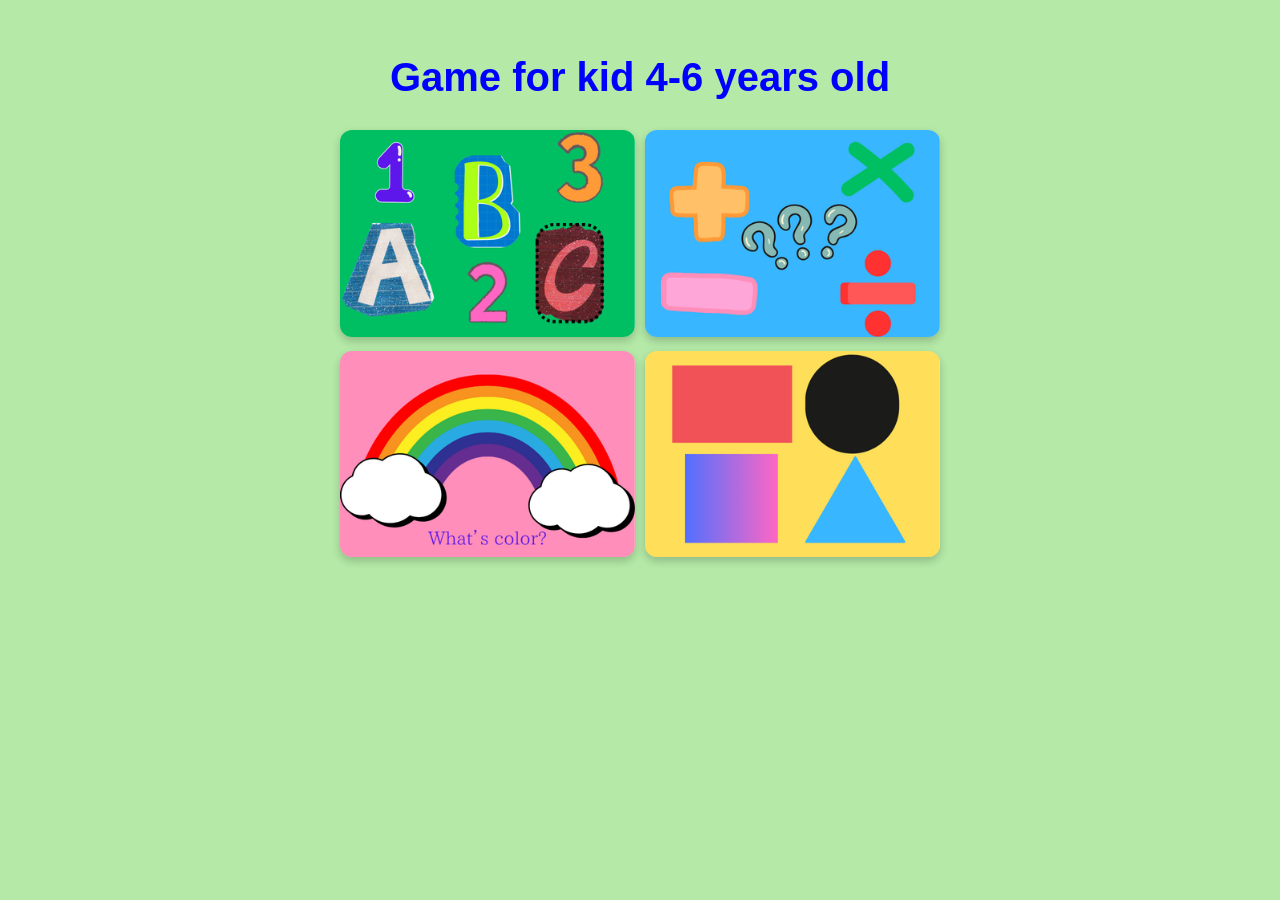
<file: index.html>
<!DOCTYPE html>
<html lang="vi">

<head>
    <meta charset="UTF-8">
    <title>Game for kif 4-6 years old</title>
    <link rel="stylesheet" type="text/css" href="css/style.css">
</head>

<body>
    <h1>Game for kid 4-6 years old</h1>
    <div class="wrapper">
        <div class="grid-container">
            <div class="grid-item">
                <a href="english/lv1_alphabet.html" target="_blank">
                    <img src="image/home1.png" alt="english_game">
                </a>
            </div>
            <div class="grid-item">
                <a href="math/math.html" target="_blank">
                    <img src="image/home2.png" alt="math_game">
                </a>
            </div>
            <div class="grid-item">
                <a href="matchercolor.html" target="_blank">
                    <img src="image/home3.png" alt="color_game">
                </a>
            </div>
            <div class="grid-item">
                <a href="shape/level1.html" target="_blank">
                    <img src="image/home4.png" alt="shape_game">
                </a>
            </div>
        </div>
    </div>
</body>

</html>
</file>
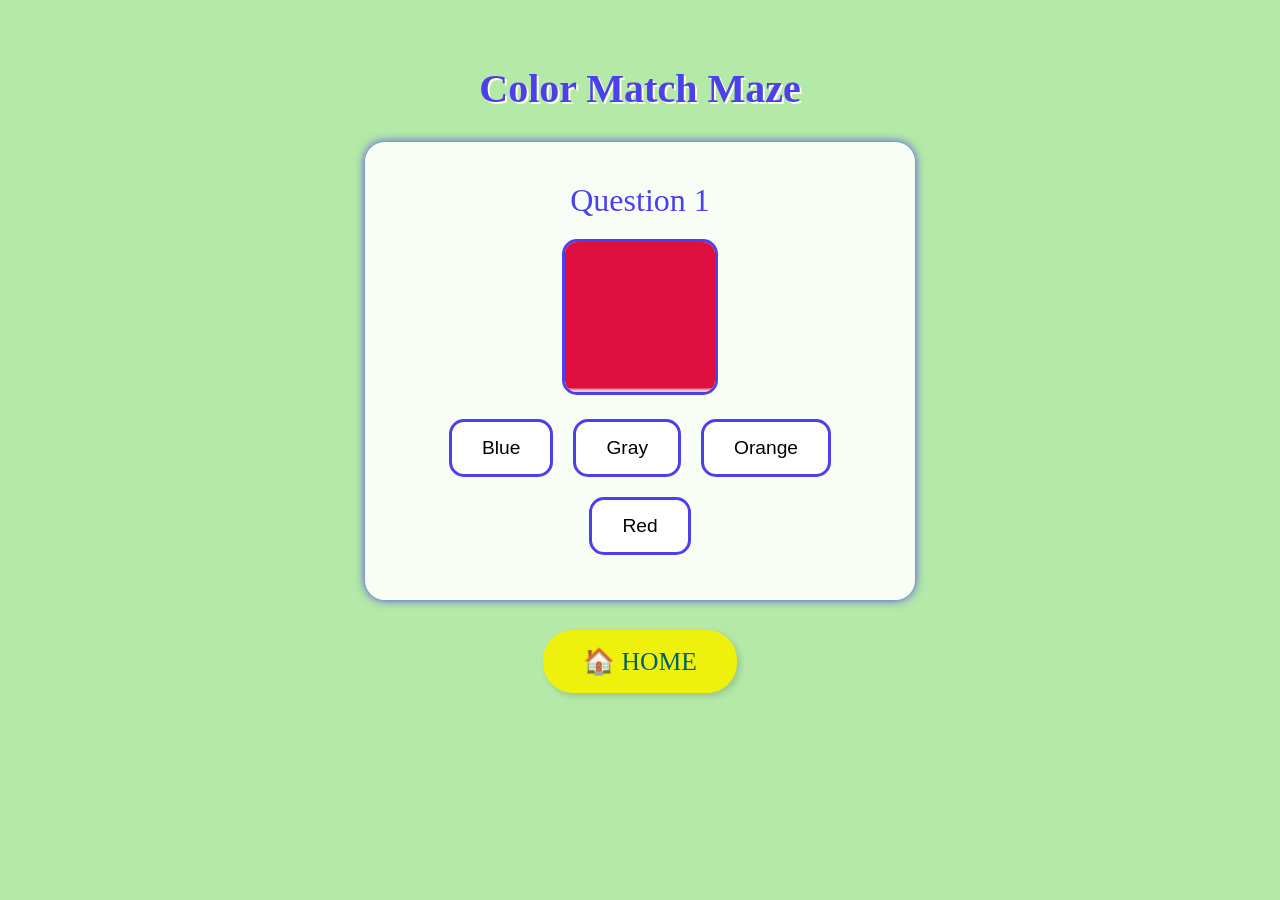
<file: matchercolor.html>
<!DOCTYPE html>
<html lang="en">

<head>
  <meta charset="UTF-8">
  <title>Color Match Maze</title>
  <link rel="stylesheet" type="text/css" href="css/style.css">
  <style>
    body {
      font-family: 'Comic Sans MS';
      text-align: center;
      padding: 30px;
    }

    h1 {
      color: #4b40ec;
      font-size: 2.5em;
      text-shadow: 2px 2px #ffe;
    }

    .maze-step {
      display: none;
      background-color: rgba(255, 255, 255, 0.9);
      padding: 25px;
      border-radius: 20px;
      box-shadow: 0 0 10px #4b40ec;
      max-width: 500px;
      margin: 30px auto;
    }

    .active {
      display: block;
    }

    .question {
      font-size: 2em;
      color: #4b40ec;
      margin-bottom: 20px;
    }

    .color-image {
      width: 150px;
      height: 150px;
      margin-bottom: 20px;
      border: 3px solid #4b40ec;
      border-radius: 15px;
      object-fit: cover;
    }

    .answers {
      display: flex;
      justify-content: center;
      flex-wrap: wrap;
      gap: 20px;
    }

    .answers button {
      font-size: 1.2em;
      padding: 15px 30px;
      border-radius: 15px;
      background-color: #ffffff;
      border: 3px solid #4b40ec;
      cursor: pointer;
      transition: 0.2s;
    }

    .answers button:hover {
      background-color: #f0f0f0;
    }

    .message {
      margin-top: 20px;
      font-size: 1.2em;
      color: red;
    }

    .finish {
      font-size: 2em;
      color: green;
      background: #dcedc8;
      padding: 20px;
      border-radius: 20px;
      display: inline-block;
    }
  </style>
</head>

<body>

  <h1>Color Match Maze</h1>

  <div id="maze-container"></div>
  <div class="maze-step" id="finish">
    <div class="finish">🎉 Yay! You finished the maze! 🎉</div>
  </div>
    <a href="index.html" class="nav-button">🏠 HOME</a>
  <!-- Audio Elements -->
  <audio id="correctSound" src="audio/"></audio>
  <audio id="wrongSound" src="audio/"></audio>

  <script>
    const colorQuestions = [
      { img: 'image/red.png', answer: 'Red' },
      { img: 'image/blue.png', answer: 'Blue' },
      { img: 'image/yellow.png', answer: 'Yellow' },
      { img: 'image/green.png', answer: 'Green' },
      { img: 'image/orange_color.png', answer: 'Orange' },
      { img: 'image/purple.png', answer: 'Purple' },
      { img: 'image/pink.png', answer: 'Pink' },
      { img: 'image/gray.png', answer: 'Gray' },
      { img: 'image/black.png', answer: 'Black' },
    ];

    const allColors = ['Red', 'Blue', 'Yellow', 'Green', 'Orange', 'Purple', 'Pink', 'Gray', 'Black'];

    const mazeContainer = document.getElementById("maze-container");
    const correctSound = document.getElementById("correctSound");
    const wrongSound = document.getElementById("wrongSound");

    function shuffle(array) {
      return array.sort(() => Math.random() - 0.5);
    }

    function generateQuestion(stepNum, colorObj) {
      const stepDiv = document.createElement("div");
      stepDiv.className = "maze-step";
      if (stepNum === 0) stepDiv.classList.add("active");
      stepDiv.id = `step${stepNum}`;

      const questionDiv = document.createElement("div");
      questionDiv.className = "question";
      questionDiv.innerHTML = `Question ${stepNum + 1}`;

      const img = document.createElement("img");
      img.src = colorObj.img;
      img.className = "color-image";

      const answersDiv = document.createElement("div");
      answersDiv.className = "answers";

      const choices = new Set([colorObj.answer]);
      while (choices.size < 4) {
        const randomColor = allColors[Math.floor(Math.random() * allColors.length)];
        choices.add(randomColor);
      }

      const shuffledChoices = shuffle(Array.from(choices));

      shuffledChoices.forEach(choice => {
        const btn = document.createElement("button");
        btn.textContent = choice;
        btn.onclick = () => {
          const msg = document.getElementById(`msg${stepNum}`);
          if (choice === colorObj.answer) {
            correctSound.play();
            speakColor(colorObj.answer);
            msg.textContent = "";
            stepDiv.classList.remove("active");
            const nextStep = document.getElementById(`step${stepNum + 1}`);
            if (nextStep) {
              nextStep.classList.add("active");
            } else {
              document.getElementById("finish").classList.add("active");
            }
          } else {
            wrongSound.play();
            msg.textContent = "Oops! Try again.";
          }
        };
        answersDiv.appendChild(btn);
      });

      const message = document.createElement("div");
      message.className = "message";
      message.id = `msg${stepNum}`;

      stepDiv.appendChild(questionDiv);
      stepDiv.appendChild(img);
      stepDiv.appendChild(answersDiv);
      stepDiv.appendChild(message);

      mazeContainer.appendChild(stepDiv);
    }

    colorQuestions.forEach((q, idx) => {
      generateQuestion(idx, q);
    });

    function speakColor(colorName) {
      const utterance = new SpeechSynthesisUtterance(colorName);
      utterance.lang = 'en-US';
      utterance.pitch = 1.2;
      utterance.rate = 0.9;
      window.speechSynthesis.speak(utterance);
    }
  </script>

</body>

</html>
</file>
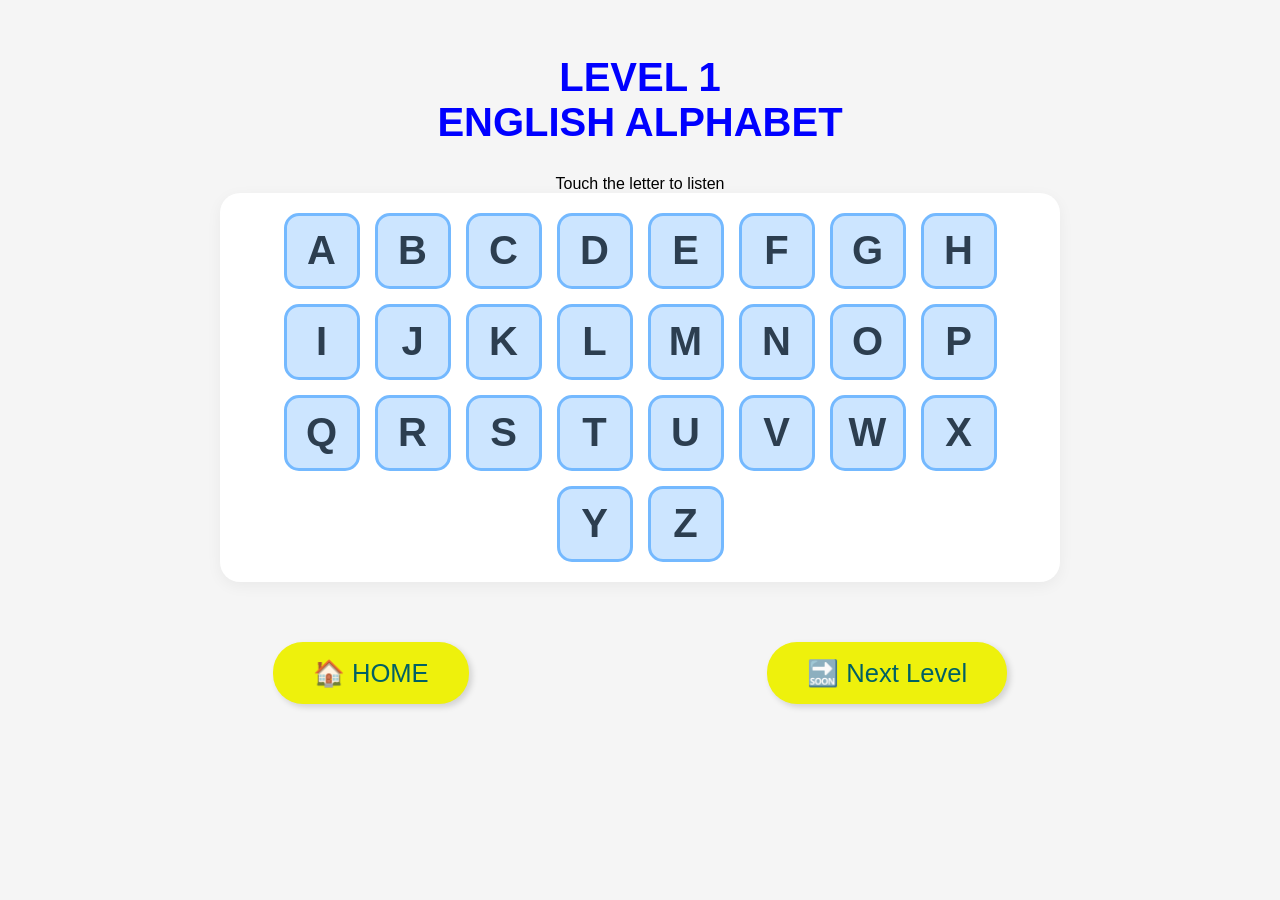
<file: english/lv1_alphabet.html>
<!DOCTYPE html>
<html lang="ja">

<head>
  <meta charset="UTF-8">
  <title>LEVEL 1 アルファベット (Alphabet)</title>
  <link rel="stylesheet" type="text/css" href="../css/style.css">
  <style>
    body {
      background-color: #f5f5f5;
      text-align: center;
    }

    /* Bố cục lưới cho bảng chữ cái */
    .alphabet-container {
      display: flex;
      flex-wrap: wrap;
      justify-content: center;
      gap: 15px;
      max-width: 800px;
      margin: 0 auto 40px auto;
      padding: 20px;
      background: white;
      border-radius: 20px;
      box-shadow: 0 4px 15px rgba(0, 0, 0, 0.05);
    }

    /* Thiết kế chữ cái A-Z */
    .letter {
      display: flex;
      justify-content: center;
      align-items: center;
      width: 70px;
      height: 70px;
      background: #cce5ff;
      /* Màu xanh nhạt giống code cũ của bạn */
      color: #2c3e50;
      border-radius: 15px;
      cursor: pointer;
      font-size: 40px;
      font-weight: bold;
      border: 3px solid #74b9ff;
      transition: all 0.2s ease;
      user-select: none;
      /* Ngăn chặn zoom khi double click trên mobile */
      touch-action: manipulation;
    }

    /* Hiệu ứng khi lướt chuột và bấm */
    .letter:hover {
      background: #74b9ff;
      color: white;
      transform: translateY(-5px);
    }

    .letter:active {
      transform: scale(0.9);
      background: #f1c40f;
      border-color: #f39c12;
    }
  </style>
</head>

<body>
  <h1>LEVEL 1 <br>ENGLISH ALPHABET</h1>
  <div class="instruction">Touch the letter to listen </div>

  <!-- Nơi chứa các chữ cái A-Z -->
  <div class="alphabet-container" id="letters"></div>

  <div class="nav-buttons">
    <a href="../index.html" class="nav-button">🏠 HOME</a>
    <a href="lv2_abcword.html" class="nav-button">🔜 Next Level</a>
  </div>

  <script>
    const lettersContainer = document.getElementById('letters');
    const alphabet = "ABCDEFGHIJKLMNOPQRSTUVWXYZ".split("");

    // Hàm phát âm thanh sử dụng Web Speech API (Có sẵn trong trình duyệt)
    function speakLetter(text) {
      // Hủy bỏ âm thanh đang đọc dở (nếu trẻ bấm liên tục nhiều chữ)
      window.speechSynthesis.cancel();

      const utterance = new SpeechSynthesisUtterance(text);
      utterance.lang = "en-US"; // Phát âm chuẩn tiếng Anh Mỹ
      utterance.rate = 0.8;     // Đọc chậm lại một chút để trẻ dễ nghe (mặc định là 1)
      utterance.pitch = 1.2;    // Chỉnh tone giọng cao lên một chút cho giống giọng hoạt hình

      window.speechSynthesis.speak(utterance);
    }

    // Tự động sinh ra 26 chữ cái thay vì viết tay từng thẻ div
    alphabet.forEach(letter => {
      const div = document.createElement('div');
      div.className = 'letter';
      div.textContent = letter;

      // Khi bấm vào chữ cái sẽ gọi hàm đọc âm thanh
      div.onclick = function () {
        speakLetter(letter);

        // Tạo hiệu ứng đổi màu vàng chớp nhoáng khi bấm trúng
        const originalBg = this.style.backgroundColor;
        this.style.backgroundColor = '#f1c40f';
        this.style.color = 'white';
        setTimeout(() => {
          this.style.backgroundColor = '';
          this.style.color = '';
        }, 300);
      };

      lettersContainer.appendChild(div);
    });
  </script>
</body>

</html>
</file>
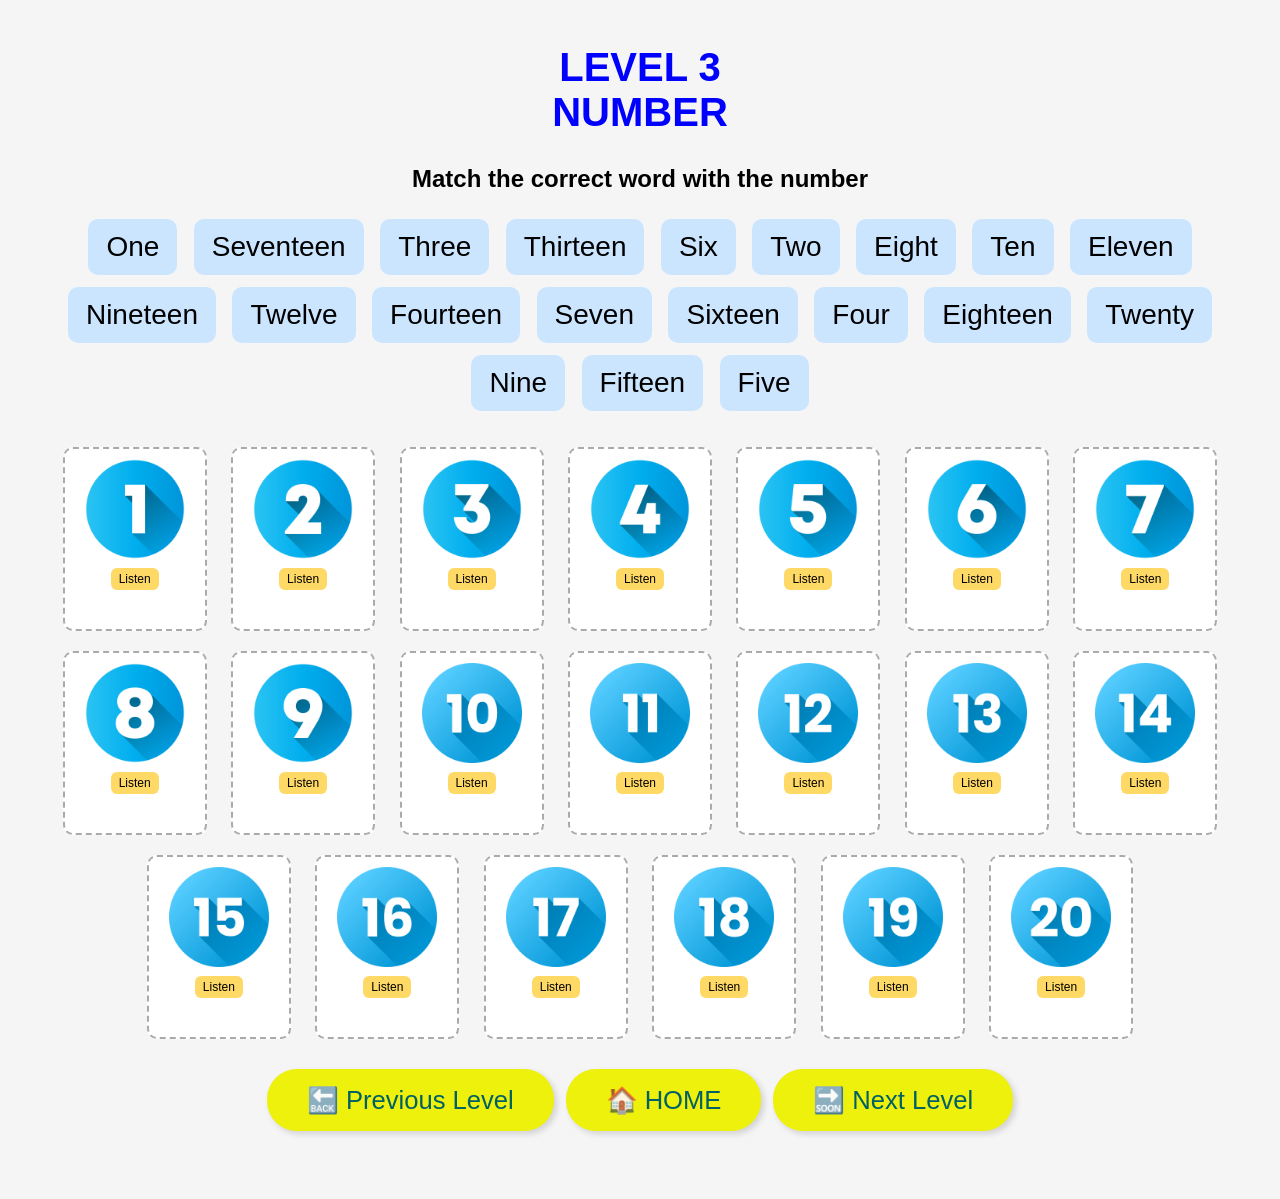
<file: english/lv3_number.html>
<!DOCTYPE html>
<html lang="en">

<head>
  <meta charset="UTF-8" />
  <title>Number Matching Game</title>
  <link rel="stylesheet" type="text/css" href="../css/style.css">
  <meta name="viewport" content="width=device-width, initial-scale=1.0">
  <style>
    body {
      font-family: Arial, sans-serif;
      text-align: center;
      padding: 10px;
      background: #f5f5f5;
    }

    .number {
      display: inline-block;
      margin: 6px;
      padding: 12px 18px;
      background: #cce5ff;
      border-radius: 10px;
      cursor: grab;
      font-size: 28px;
      user-select: none;
      touch-action: none;
    }

    .num_image-box {
      display: inline-block;
      margin: 10px;
      border: 2px dashed #aaa;
      padding: 10px;
      width: 120px;
      height: 160px;
      vertical-align: top;
      background: white;
      border-radius: 10px;
      position: relative;
    }

    .num_image-box img {
      width: 100px;
      height: 100px;
    }

    .num_image-box.correct {
      border-color: green;
      background: #e0ffe0;
    }

    .speak-btn {
      margin-top: 5px;
      padding: 4px 8px;
      background: #ffd966;
      border: none;
      border-radius: 6px;
      font-size: 12px;
      cursor: pointer;
    }

    #number {
      margin-bottom: 20px;
    }
  </style>
</head>

<body>
  <h1>LEVEL 3 <br>NUMBER</h1>
  <h2>Match the correct word with the number</h2>
  <div id="number">
    <!-- Chữ cái từ A đến Z -->
    <div class="number" draggable="true" ontouchstart="dragStartTouch(event)" ondragstart="drag(event)" id="number-one">
      One</div>
    <div class="number" draggable="true" ontouchstart="dragStartTouch(event)" ondragstart="drag(event)"
      id="number-Seventeen">Seventeen</div>
    <div class="number" draggable="true" ontouchstart="dragStartTouch(event)" ondragstart="drag(event)"
      id="number-Three">Three</div>
    <div class="number" draggable="true" ontouchstart="dragStartTouch(event)" ondragstart="drag(event)"
      id="number-Thirteen">Thirteen</div>
    <div class="number" draggable="true" ontouchstart="dragStartTouch(event)" ondragstart="drag(event)" id="number-Six">
      Six</div>
    <div class="number" draggable="true" ontouchstart="dragStartTouch(event)" ondragstart="drag(event)" id="number-Two">
      Two</div>
    <div class="number" draggable="true" ontouchstart="dragStartTouch(event)" ondragstart="drag(event)"
      id="number-Eight">Eight</div>
    <div class="number" draggable="true" ontouchstart="dragStartTouch(event)" ondragstart="drag(event)" id="number-Ten">
      Ten</div>
    <div class="number" draggable="true" ontouchstart="dragStartTouch(event)" ondragstart="drag(event)"
      id="number-Eleven">Eleven</div>
    <div class="number" draggable="true" ontouchstart="dragStartTouch(event)" ondragstart="drag(event)"
      id="number-Nineteen">Nineteen</div>
    <div class="number" draggable="true" ontouchstart="dragStartTouch(event)" ondragstart="drag(event)"
      id="number-Twelve">Twelve</div>
    <div class="number" draggable="true" ontouchstart="dragStartTouch(event)" ondragstart="drag(event)"
      id="number-Fourteen">Fourteen</div>
    <div class="number" draggable="true" ontouchstart="dragStartTouch(event)" ondragstart="drag(event)"
      id="number-Seven">Seven</div>
    <div class="number" draggable="true" ontouchstart="dragStartTouch(event)" ondragstart="drag(event)"
      id="number-Sixteen">Sixteen</div>
    <div class="number" draggable="true" ontouchstart="dragStartTouch(event)" ondragstart="drag(event)"
      id="number-Four">Four</div>
    <div class="number" draggable="true" ontouchstart="dragStartTouch(event)" ondragstart="drag(event)"
      id="number-Eighteen">Eighteen</div>
    <div class="number" draggable="true" ontouchstart="dragStartTouch(event)" ondragstart="drag(event)"
      id="number-Twenty">Twenty</div>
    <div class="number" draggable="true" ontouchstart="dragStartTouch(event)" ondragstart="drag(event)"
      id="number-Nine">Nine</div>
    <div class="number" draggable="true" ontouchstart="dragStartTouch(event)" ondragstart="drag(event)"
      id="number-Fifteen">Fifteen</div>
    <div class="number" draggable="true" ontouchstart="dragStartTouch(event)" ondragstart="drag(event)"
      id="number-Five">Five</div>
  </div>

  <div id="images">
    <!-- Ví dụ minh họa cho mỗi chữ -->
    <script>
      const items = [
        ["One", "1"], ["Two", "2"], ["Three", "3"], ["Four", "4"], ["Five", "5"],
        ["Six", "6"], ["Seven", "7"], ["Eight", "8"], ["Nine", "9"], ["Ten", "10"],
        ["Eleven", "11"], ["Twelve", "12"], ["Thirteen", "13"], ["Fourteen", "14"], ["Fifteen", "15"],
        ["Sixteen", "16"], ["Seventeen", "17"], ["Eighteen", "18"], ["Nineteen", "19"], ["Twenty", "20"]
      ];

      items.forEach(([number, word]) => {
        const imageFile = `../image/${word.toLowerCase().replace(' ', '_')}.png`;
        document.write(`
        <div class="num_image-box" ondrop="drop(event)" ondragover="allowDrop(event)" data-number="${number}">
          <img src="${imageFile}" alt="${word}">
          <button class="speak-btn" onclick="speakWord('${word}')">Listen</button>
        </div>
      `);
      });
    </script>
  </div>

  <script>
    function allowDrop(ev) { ev.preventDefault(); }
    function drag(ev) { ev.dataTransfer.setData("text", ev.target.id); }
    function dragStartTouch(ev) { ev.target.draggable = true; }

    function drop(ev) {
      ev.preventDefault();
      const data = ev.dataTransfer.getData("text");
      const number = document.getElementById(data).innerText;
      if (ev.currentTarget.dataset.number === number) {
        ev.currentTarget.classList.add("correct");
        if (!ev.currentTarget.querySelector('.dropped')) {
          const dropped = document.createElement("div");
          dropped.className = "dropped";
          dropped.innerText = number;
          ev.currentTarget.appendChild(dropped);
          speakWord(number, ev.currentTarget.innerText.trim());
        }
      }
    }

    function speakWord(number, word) {
      const utter = new SpeechSynthesisUtterance(`${number}`);
      utter.lang = "en-US";
      speechSynthesis.speak(utter);
    }
  </script>
</body>
<div class="nav-buttons">
  <a href="lv2_abcword.html" class="nav-button">🔙 Previous Level</a>
  <a href="../index.html" class="nav-button">🏠 HOME</a>
  <a href="lv4_arrange.html" class="nav-button">🔜 Next Level</a>
</div>

</html>
</file>
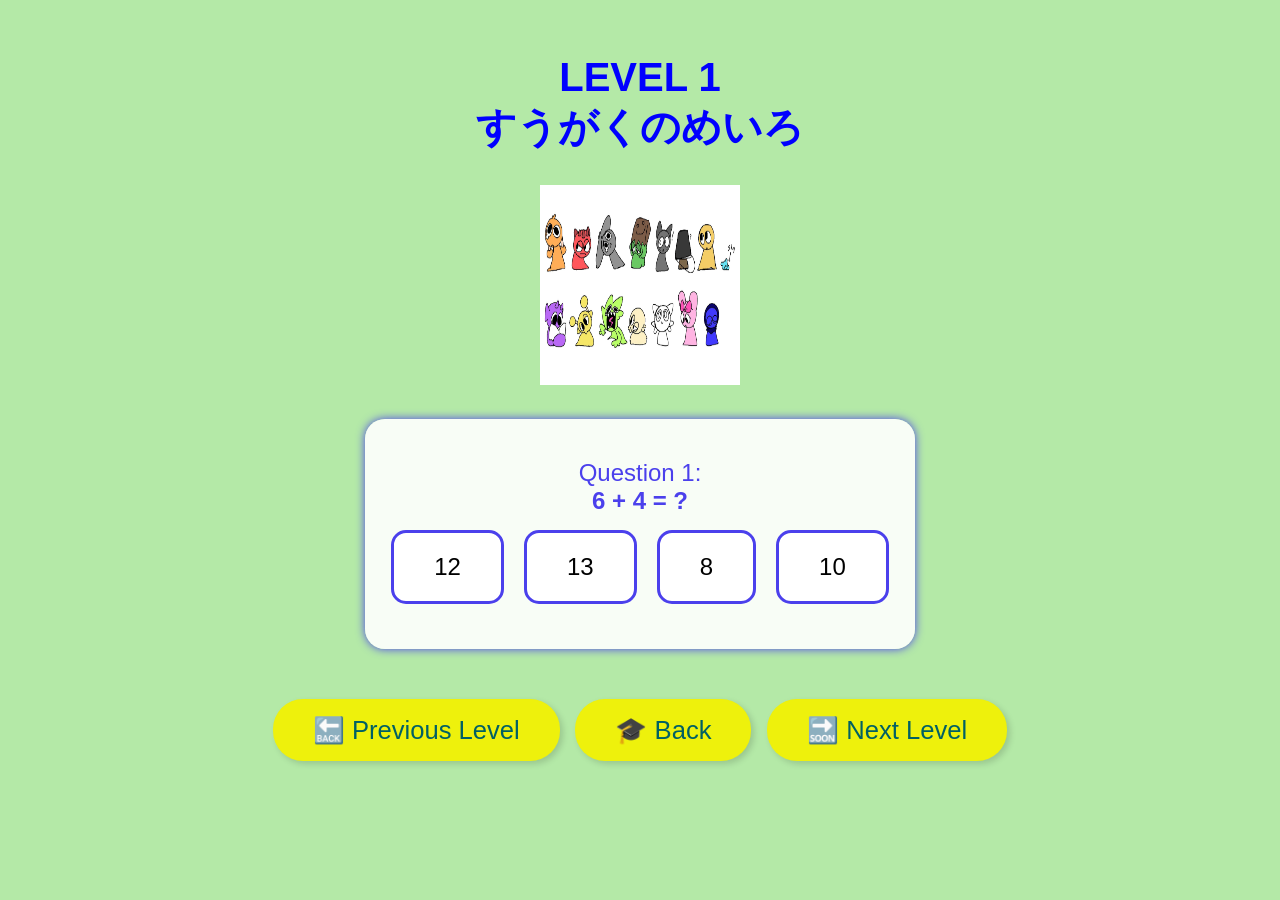
<file: math/level1.html>
<!DOCTYPE html>
<html lang="en">
<head>
  <meta charset="UTF-8">
  <title>LEVEL 1 すうがくのめいろ</title>
  <link rel="stylesheet" type="text/css" href="../css/style.css">
</head>
<body>

  <h1>LEVEL 1 <br>すうがくのめいろ</h1>
  <img src="../image/lv1_img.jpg" height="200px" width="200px" alt="Sprunki">

  <div id="maze-container"></div>

  <div class="maze-step" id="finish">
    <div class="finish">🎉 Yay! You finished the maze! 🎉</div>
    <div class="play-again">
      <button onclick="restartGame()">🔁 しんき</button>
    </div>
  </div>
    <div class="nav-buttons">
    <a href="level1.html" class="nav-button">🔙 Previous Level</a>
    <a href="math.html" class="nav-button">🎓 Back</a>
    <a href="level3.html" class="nav-button">🔜 Next Level</a>
  </div>



  <!-- Audio Elements -->
  <audio id="correctSound" src="../audio/correc.mp3"></audio>
  <audio id="wrongSound" src="../audio/wrong.mp3"></audio>

  <script>
    const NUM_STEPS = 5;
    const mazeContainer = document.getElementById("maze-container");
    const correctSound = document.getElementById("correctSound");
    const wrongSound = document.getElementById("wrongSound");

    function getRandomQuestion() {
      const op = Math.random() < 0.5 ? '+' : '-';
      let a, b, correct;

      if (op === '+') {
        a = Math.floor(Math.random() * 10) + 1;
        b = Math.floor(Math.random() * (10 - a + 1));
        correct = a + b;
      } else {
        a = Math.floor(Math.random() * 20) + 1;
        b = Math.floor(Math.random() * (a + 1));
        correct = a - b;
      }

      return {
        question: `${a} ${op} ${b} = ?`,
        correct
      };
    }

    function generateQuestion(stepNum) {
      const { question, correct } = getRandomQuestion();

      const choices = new Set([correct]);
      while (choices.size < 4) {
        const rand = correct + Math.floor(Math.random() * 7) - 3;
        if (rand >= 0 && rand !== correct) choices.add(rand);
      }

      const shuffledChoices = Array.from(choices).sort(() => Math.random() - 0.5);

      const stepDiv = document.createElement("div");
      stepDiv.className = "maze-step";
      if (stepNum === 0) stepDiv.classList.add("active");
      stepDiv.id = `step${stepNum}`;

      const questionDiv = document.createElement("div");
      questionDiv.className = "question";
      questionDiv.innerHTML = `Question ${stepNum + 1}:<br><strong>${question}</strong>`;

      const answersDiv = document.createElement("div");
      answersDiv.className = "answers";

      shuffledChoices.forEach(choice => {
        const btn = document.createElement("button");
        btn.className = "answer-button"; 
        btn.textContent = choice;
        btn.onclick = () => {
          const msg = document.getElementById(`msg${stepNum}`);
          msg.classList.remove("wrong-message");

          if (choice === correct) {
            correctSound.pause(); correctSound.currentTime = 0; correctSound.play();
            msg.textContent = "Good job! ✅";

            setTimeout(() => {
              stepDiv.classList.remove("active");
              const nextStep = document.getElementById(`step${stepNum + 1}`);
              if (nextStep) {
                nextStep.classList.add("active");
              } else {
                document.getElementById("finish").classList.add("active");
              }
            }, 1000);
          } else {
            wrongSound.pause(); wrongSound.currentTime = 0; wrongSound.play();
            msg.classList.add("wrong-message");
            msg.textContent = "Oops! Try again.";
          }
        };
        answersDiv.appendChild(btn);
      });

      const message = document.createElement("div");
      message.className = "message";
      message.id = `msg${stepNum}`;

      stepDiv.appendChild(questionDiv);
      stepDiv.appendChild(answersDiv);
      stepDiv.appendChild(message);
      mazeContainer.appendChild(stepDiv);
    }

    function startGame() {
      mazeContainer.innerHTML = "";
      document.getElementById("finish").classList.remove("active");

      for (let i = 0; i < NUM_STEPS; i++) {
        generateQuestion(i);
      }
    }

    function restartGame() {
      startGame();
    }

    // Bắt đầu lần đầu
    startGame();
  </script>

</body>
</html>
</file>
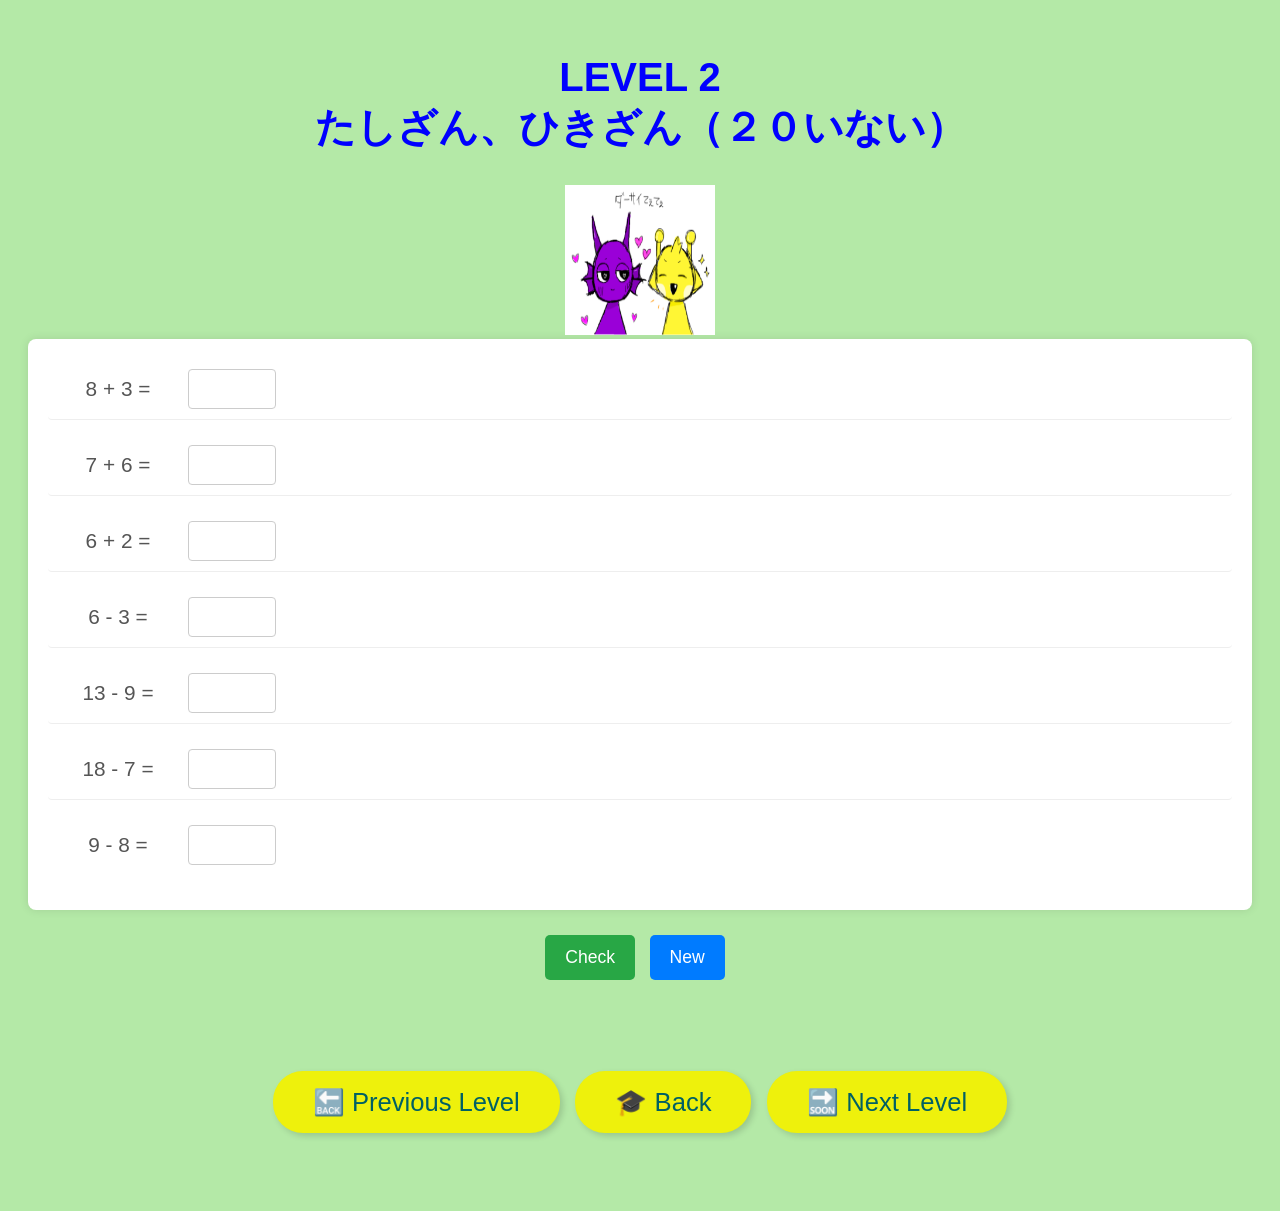
<file: math/level2.html>
<!DOCTYPE html>
<html lang="vi">
<head>
    <meta charset="UTF-8">
    <meta name="viewport" content="width=device-width, initial-scale=1.0">
    <title>LEVEL 2 けいさん（２０いない）</title>
  <link rel="stylesheet" type="text/css" href="../css/style.css">
</head>
<body>
    <h1>LEVEL 2 <br>たしざん、ひきざん（２０いない）</h1>
    <img src="../image/lv2_img.png" height="150px" width="150px" alt="Sprunki">
    <div class="problem-container" id="problem-list">
        </div>
    <div class="controls">
        <button id="check-button" class="common-button">Check</button>
        <button id="reset-button" class="common-button" >New</button>
    </div>

    <div id="result-summary" class="result-summary-container">
    </div>

    <div class="nav-buttons">
        <a href="level1.html" class="nav-button">🔙 Previous Level</a>
        <a href="math.html" class="nav-button">🎓 Back</a>
        <a href="level3.html" class="nav-button">🔜 Next Level</a>
    </div>

    <script>
        document.addEventListener('DOMContentLoaded', () => {
            const problemListContainer = document.getElementById('problem-list');
            const checkButton = document.getElementById('check-button');
            const retryButton = document.getElementById('reset-button');
            const resultSummaryElement = document.getElementById('result-summary'); // Lấy phần tử hiển thị kết quả

            let currentProblems = [];

            function getRandomInt(min, max) {
                return Math.floor(Math.random() * (max - min + 1)) + min;
            }

            function generateSingleProblem() {
                const type = Math.random() < 0.5 ? 'add' : 'subtract';
                let num1, num2, operator, answer, problemString;

                if (type === 'add') {
                    operator = '+';
                    let operandA = getRandomInt(0, 9);
                    let operandB = getRandomInt(0, 20 - operandA);
                    if (Math.random() < 0.5) {
                        num1 = operandA;
                        num2 = operandB;
                    } else {
                        num1 = operandB;
                        num2 = operandA;
                    }
                    answer = num1 + num2;
                } else {
                    operator = '-';
                    num2 = getRandomInt(0, 9);
                    num1 = getRandomInt(num2, 20);
                    answer = num1 - num2;
                }
                problemString = `${num1} ${operator} ${num2} = `;
                return { num1, num2, operator, answer, problemString };
            }

            function generateAndDisplayProblems() {
                currentProblems = [];
                problemListContainer.innerHTML = '';

                for (let i = 0; i < 7; i++) {
                    const problem = generateSingleProblem();
                    currentProblems.push(problem);

                    const problemDiv = document.createElement('div');
                    problemDiv.className = 'problem';

                    const problemTextSpan = document.createElement('span');
                    problemTextSpan.className = 'problem-text';
                    problemTextSpan.textContent = problem.problemString;

                    const answerInput = document.createElement('input');
                    answerInput.type = 'number';
                    answerInput.className = 'answer-input';

                    const feedbackSpan = document.createElement('span');
                    feedbackSpan.className = 'result-feedback';

                    problemDiv.appendChild(problemTextSpan);
                    problemDiv.appendChild(answerInput);
                    problemDiv.appendChild(feedbackSpan);
                    problemListContainer.appendChild(problemDiv);
                }
                 // Xóa nội dung kết quả cũ khi tạo bài tập mới
                if (resultSummaryElement) {
                    resultSummaryElement.textContent = '';
                }
            }

            function checkAnswers() {
                const problemElements = problemListContainer.querySelectorAll('.problem');
                let correctAnswersCount = 0; // Biến đếm số câu đúng
                const totalProblems = currentProblems.length; // Tổng số câu hỏi

                problemElements.forEach((problemElement, index) => {
                    problemElement.classList.remove('problem-correct-bg', 'problem-incorrect-bg', 'shake-animation');
                    
                    const answerInput = problemElement.querySelector('.answer-input');
                    const feedbackSpan = problemElement.querySelector('.result-feedback');
                    
                    const userAnswer = answerInput.value.trim() === '' ? NaN : parseInt(answerInput.value, 10);
                    const correctAnswer = currentProblems[index].answer;

                    if (!isNaN(userAnswer) && userAnswer === correctAnswer) {
                        feedbackSpan.textContent = '✔';
                        feedbackSpan.className = 'result-feedback text-correct';
                        problemElement.classList.add('problem-correct-bg');
                        correctAnswersCount++; // Tăng biến đếm nếu đúng
                    } else {
                        feedbackSpan.textContent = '✘';
                        feedbackSpan.className = 'result-feedback text-incorrect';
                        problemElement.classList.add('problem-incorrect-bg');
                        
                        problemElement.classList.add('shake-animation');
                        setTimeout(() => {
                            problemElement.classList.remove('shake-animation');
                        }, 400);
                    }
                });

                // Hiển thị kết quả tổng kết
                if (resultSummaryElement) {
                    resultSummaryElement.textContent = `Kết quả: ${correctAnswersCount}/${totalProblems}`;
                }
            }

            checkButton.addEventListener('click', checkAnswers);
            retryButton.addEventListener('click', generateAndDisplayProblems);

            generateAndDisplayProblems();
        });
    </script>
</body>
</html>
</file>
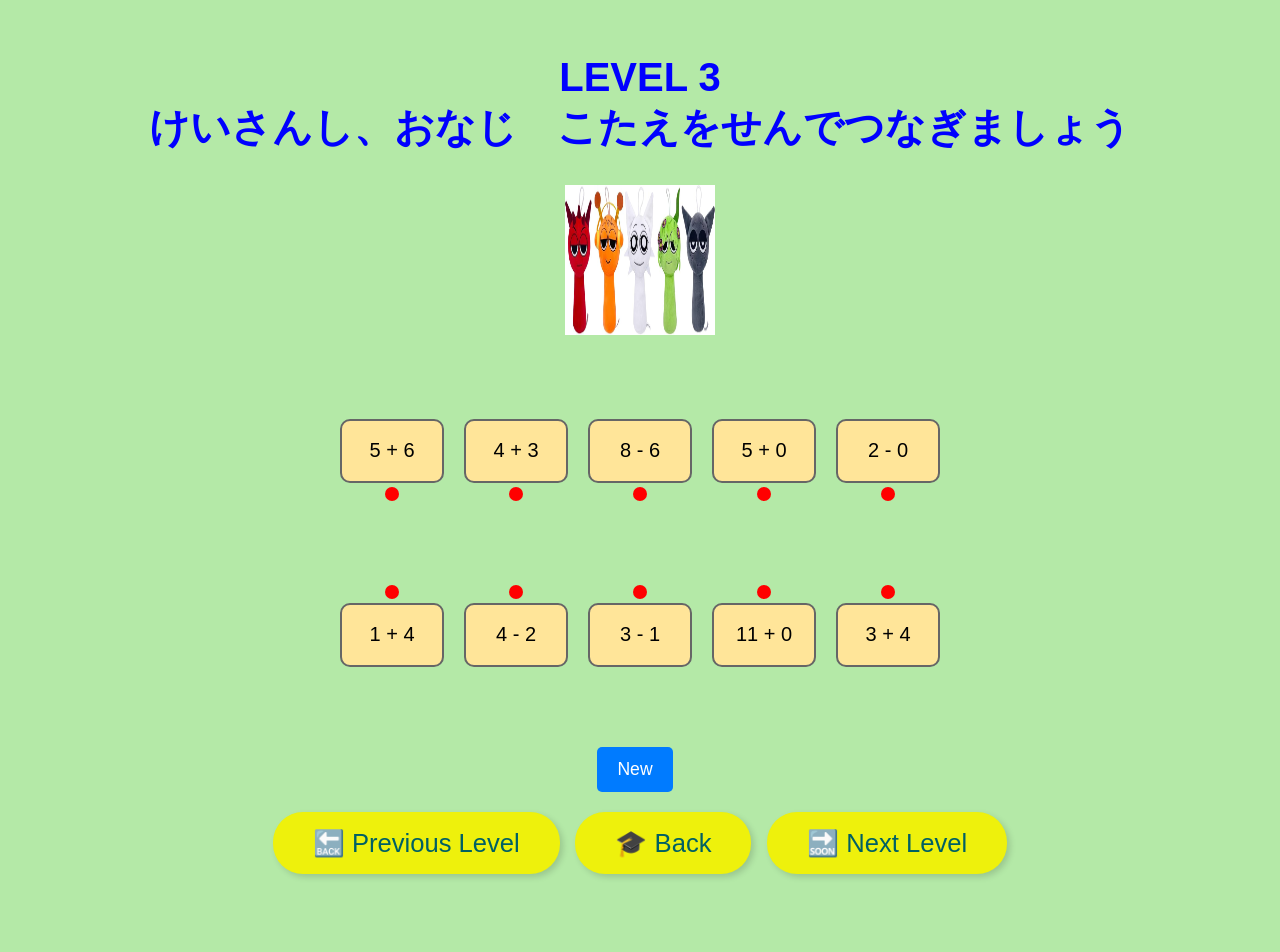
<file: math/level3.html>
<!DOCTYPE html>
<html lang="en">
<head>
  <meta charset="UTF-8">
  <title>LEVEL 3 つなぎ</title>
  <link rel="stylesheet" type="text/css" href="../css/style.css">
</head>
<body>
  <h1>LEVEL 3 <br>けいさんし、おなじ　こたえをせんでつなぎましょう</h1>
  <img src="../image/lv3_img.jpg" height="150px" width="150px" alt="Sprunki">
  <div class="row" id="row1"></div>
  <div class="row" id="row2"></div>
  <div id="message"></div>
  <canvas id="lineCanvas" width="1200" height="800"></canvas>
  <button class="common-button" id="reset-button" onclick="generate()" >New</button>

  <div class="nav-buttons">
    <a href="level2.html" class="nav-button">🔙 Previous Level</a>
    <a href="math.html" class="nav-button">🎓 Back</a>
    <a href="level4.html" class="nav-button">🔜 Next Level</a>
  </div>
  <script>
    const canvas = document.getElementById('lineCanvas');
    const ctx = canvas.getContext('2d');
    let startDot = null;
    let matchedPairs = 0;

    function getDotCenter(dot) {
      const rect = dot.getBoundingClientRect();
      return {
        x: rect.left + rect.width / 2 + window.scrollX,
        y: rect.top + rect.height / 2 + window.scrollY
      };
    }

    function randomExpression(result, isAddition) {
      if (isAddition) {
        const a = Math.floor(Math.random() * (result + 1));
        const b = result - a;
        return `${a} + ${b}`;
      } else {
        const minA = result;
        const maxA = 10;
        const a = Math.floor(Math.random() * (maxA - minA + 1)) + minA;
        const b = a - result;
        return `${a} - ${b}`;
      }
    }

    function generateExpressionPair() {
      let result, expr1, expr2, isAddition;

      while (true) {
        isAddition = Math.random() < 0.5;
        result = Math.floor(Math.random() * 20) + 1;

        if (isAddition && result <= 20) {
          expr1 = randomExpression(result, true);
          expr2 = randomExpression(result, true);
          break;
        } else if (!isAddition && result <= 10) {
          expr1 = randomExpression(result, false);
          expr2 = randomExpression(result, false);
          break;
        }
      }

      return { result, expr1, expr2 };
    }

    function generate() {
      const row1 = document.getElementById('row1');
      const row2 = document.getElementById('row2');
      row1.innerHTML = '';
      row2.innerHTML = '';
      ctx.clearRect(0, 0, canvas.width, canvas.height);
      document.getElementById('message').textContent = '';
      matchedPairs = 0;
      startDot = null;

      const top = [];
      const bottom = [];

      // Tạo 5 cặp phép toán có cùng kết quả
      for (let i = 0; i < 5; i++) {
        const { result, expr1, expr2 } = generateExpressionPair();
        top.push({ expr: expr1, result });
        bottom.push({ expr: expr2, result });
      }

      // Trộn thứ tự để ngẫu nhiên
      top.sort(() => Math.random() - 0.5);
      bottom.sort(() => Math.random() - 0.5);

      function createBox(expr, result) {
        const box = document.createElement('div');
        box.className = 'box';
        box.textContent = expr;

        const dot = document.createElement('div');
        dot.className = 'dot';
        dot.dataset.result = result;
        dot.dataset.matched = 'false';
        box.appendChild(dot);
        return box;
      }

      top.forEach(item => row1.appendChild(createBox(item.expr, item.result)));
      bottom.forEach(item => row2.appendChild(createBox(item.expr, item.result)));

      bindDots();
    }

    function bindDots() {
      const dots = document.querySelectorAll('.dot');

      dots.forEach(dot => {
        dot.addEventListener('click', () => {
          if (dot.dataset.matched === 'true') return;

          if (!startDot) {
            startDot = dot;
            dot.style.backgroundColor = 'blue';
          } else {
            const result1 = startDot.getAttribute('data-result');
            const result2 = dot.getAttribute('data-result');

            if (startDot !== dot && result1 === result2 && dot.dataset.matched === 'false') {
              const p1 = getDotCenter(startDot);
              const p2 = getDotCenter(dot);

              ctx.beginPath();
              ctx.moveTo(p1.x, p1.y);
              ctx.lineTo(p2.x, p2.y);
              ctx.strokeStyle = 'green';
              ctx.lineWidth = 3;
              ctx.stroke();
              startDot.style.backgroundColor = 'gray';
              dot.style.backgroundColor = 'gray';
              startDot.dataset.matched = 'true';
              dot.dataset.matched = 'true';
              matchedPairs++;
              if (matchedPairs === 5) {
                document.getElementById('message').textContent = 'Good job!';
              }
              startDot = null;
            } else {
              startDot.style.backgroundColor = 'red';
              setTimeout(() => {
                startDot.style.backgroundColor = 'red';
                dot.style.backgroundColor = 'red';
              }, 300);
              startDot = null;
            }
          }
        });
      });
    }

    // Tạo lần đầu
    generate();
  </script>
</body>
</html>
</file>
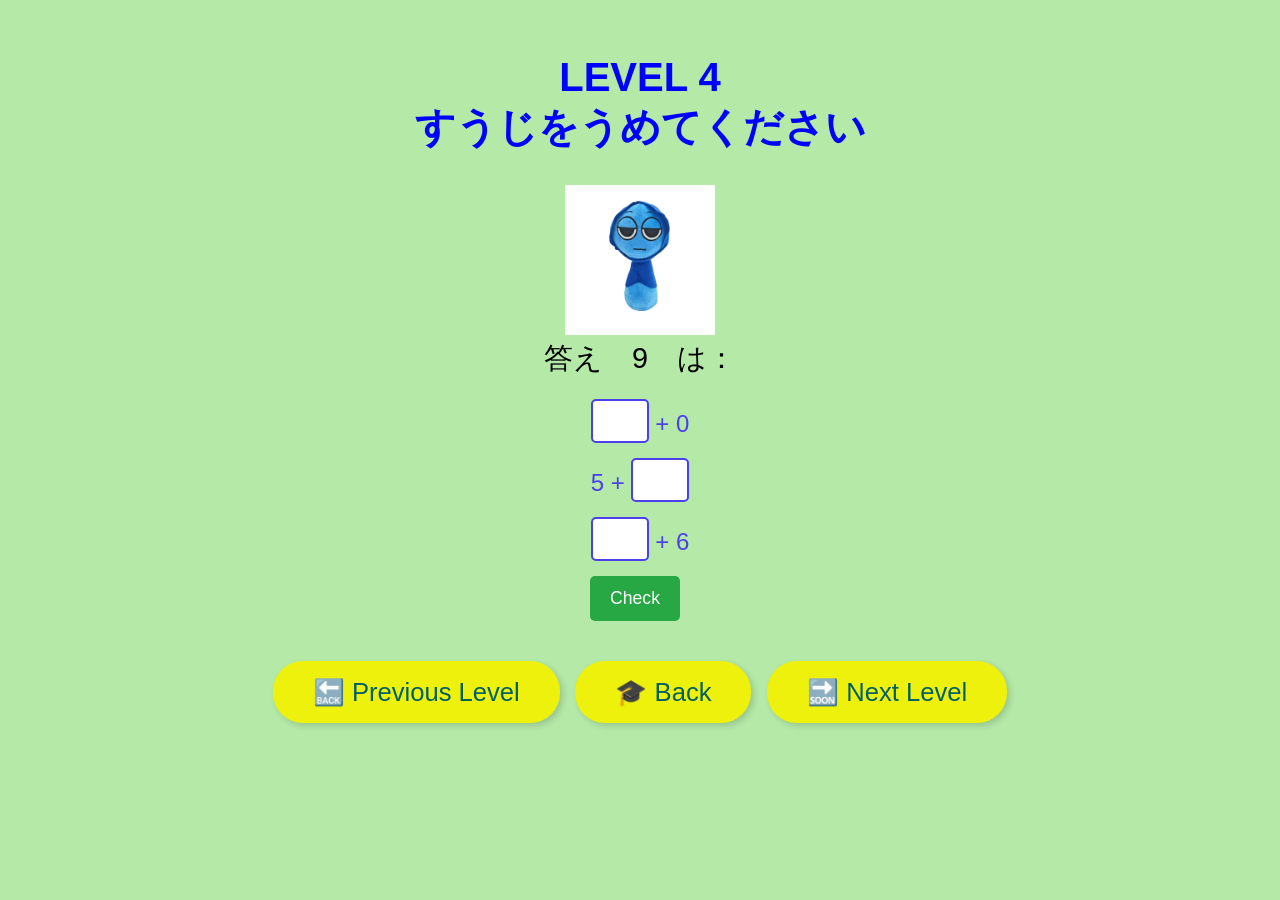
<file: math/level4.html>
<!DOCTYPE html>
<html lang="en">
<head>
<meta charset="UTF-8" />
<title>LEVEL4 すうがくうめ</title>
<link rel="stylesheet" type="text/css" href="../css/style.css">
</head>
<body>
<h1>LEVEL 4 <br>すうじをうめてください</h1>
<img src="../image/lv4_img.png" height="150px" width="150px" alt="Sprunki">
<div class="target" id="target"></div>
<div id="questions"></div>
<button id="check-button" class="common-button">Check</button>
<div class="message" id="message"></div>
<button id="reset-button" class="common-button" style="display:none;">New</button>
<div class="nav-buttons">
  <a href="level3.html" class="nav-button">🔙 Previous Level</a>
  <a href="math.html" class="nav-button">🎓 Back</a>
  <a href="level5.html" class="nav-button">🔜 Next Level</a>
</div>

<script>
  const targetEl = document.getElementById('target');
  const questionsEl = document.getElementById('questions');
  const checkBtn = document.getElementById('check-button');
  const messageEl = document.getElementById('message');
  const newBtn = document.getElementById('reset-button');

  const TOTAL_SETS = 5;
  let currentSetCount = 0;

  let currentTarget = 0;
  let currentQuestions = [];

  function randomInt(min, max) {
    return Math.floor(Math.random() * (max - min +1)) + min;
  }

  function createQuestion(target) {
    const type = randomInt(1,3);
    let a,b;
    if (type === 1) {
      a = randomInt(0, target);
      b = target - a;
      return {
        html: `${a} + <input type="text" data-answer="${b}" />`
      };
    } else if (type === 2) {
      b = randomInt(target, 19);
      a = b - target;
      return {
        html: `${b} - <input type="text" data-answer="${a}" />`
      };
    } else {
      b = randomInt(0, target);
      a = target - b;
      return {
        html: `<input type="text" data-answer="${a}" /> + ${b}`
      };
    }
  }

  function renderQuestions() {
    targetEl.textContent = `答え　${currentTarget}　は：`;
    questionsEl.innerHTML = '';
    currentQuestions.forEach((q) => {
      questionsEl.insertAdjacentHTML('beforeend', `<div class="question">${q.html}</div>`);
    });
  }

  function generateNewSet() {
    currentTarget = randomInt(5, 19);
    currentQuestions = [];
    for(let i=0; i<3; i++) {
      currentQuestions.push(createQuestion(currentTarget));
    }
    messageEl.textContent = '';
    checkBtn.style.display = 'inline-block';
    newBtn.style.display = 'none';
    renderQuestions();
  }

  checkBtn.onclick = () => {
    const inputs = document.querySelectorAll('input');
    let allCorrect = true;
    inputs.forEach(input => {
      if (Number(input.value) !== Number(input.dataset.answer)) {
        allCorrect = false;
      }
    });
    if(allCorrect) {
      messageEl.style.color = 'green';
      messageEl.textContent = '🎉 Good job!';
      checkBtn.style.display = 'none';
      currentSetCount++;
      if(currentSetCount < TOTAL_SETS) {
        setTimeout(() => {
          generateNewSet();
        }, 1000);
      } else {
        setTimeout(() => {
          messageEl.textContent = '🎊 Congratulations! You completed all questions! 🎊';
          newBtn.style.display = 'inline-block';
          questionsEl.innerHTML = '';
          targetEl.textContent = '';
        }, 1000);
      }
    } else {
      messageEl.style.color = 'red';
      messageEl.textContent = '❌ Try again!';
    }
  };

  newBtn.onclick = () => {
    currentSetCount = 0;
    generateNewSet();
    messageEl.textContent = '';
    checkBtn.style.display = 'inline-block';
    newBtn.style.display = 'none';
  };

  generateNewSet();
</script>

</body>
</html>
</file>
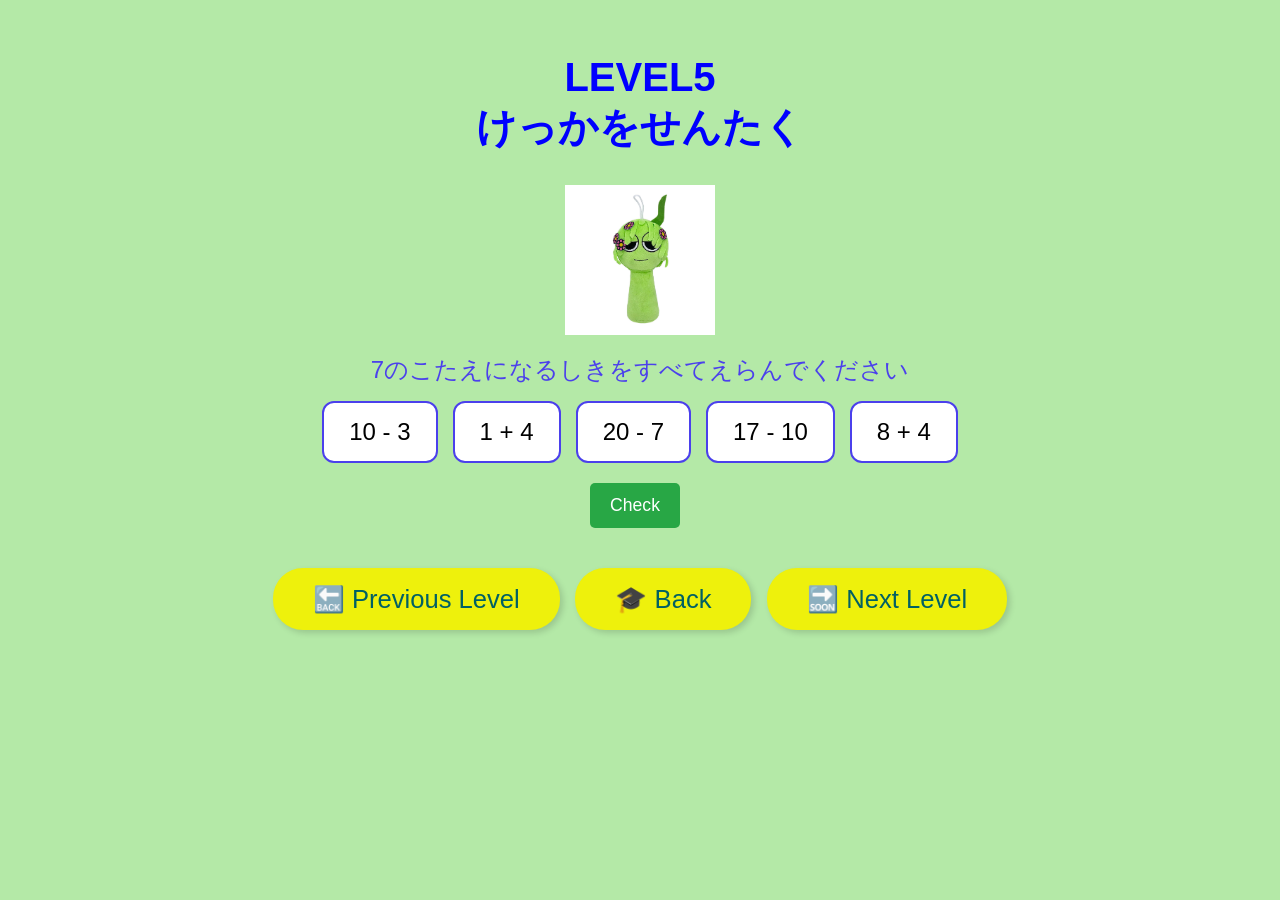
<file: math/level5.html>
<!DOCTYPE html>
<html lang="en">
<head>
  <meta charset="UTF-8" />
  <title>LEVEL5  せんたくし</title>
  <link rel="stylesheet" type="text/css" href="../css/style.css">
</head>
<body>
  <h1>LEVEL5 <br> けっかをせんたく</h1>
  <img src="../image/lv5_img.jpg" height="150" width="150px" alt="Sprunki">
  <div class="question" id="question"></div>
  <div class="choices" id="choices"></div>
  <button class="common-button" id="check-button" onclick="checkAnswer()">Check</button>
  <div class="message" id="message"></div>
  <button class="common-button" id="reset-button" onclick="startNewGame()" style="display:none; margin-top: 20px;">New</button>
  <div class="nav-buttons">
    <a href="level4.html" class="nav-button">🔙 Previous Level</a>
    <a href="math.html" class="nav-button">🎓 Back</a>
    <a href="level5.html" class="nav-button">🔜 Next Level</a>
  </div>

  <script>
    const questionElement = document.getElementById("question");
    const choicesContainer = document.getElementById("choices");
    const messageElement = document.getElementById("message");
    const checkBtn = document.getElementById("check-button");
    const newBtn = document.getElementById("reset-button");

    let currentQuestionIndex = 0;
    let correctAnswers = [];
    let selectedIndexes = new Set();
    let questions = [];

    function getRandomExpression(target = 10, correct = true) {
      let a, b, op;
      if (correct) {
        if (Math.random() < 0.5) {
          // cộng
          a = Math.floor(Math.random() * target) + 1;
          b = target - a;
          op = '+';
        } else {
          // trừ, với a < 20
          a = Math.floor(Math.random() * (20 - target)) + target + 1;
          b = a - target;
          op = '-';
        }
        return { text: `${a} ${op} ${b}`, value: target };
      } else {
        while (true) {
          op = Math.random() < 0.5 ? '+' : '-';
          a = Math.floor(Math.random() * 21);
          b = Math.floor(Math.random() * 21);
          let val = op === '+' ? a + b : a - b;
          if (val !== target && val >= 0 && val <= 20) {
            return { text: `${a} ${op} ${b}`, value: val };
          }
        }
      }
    }

    function generateSingleQuestion() {
      selectedIndexes.clear();
      messageElement.textContent = "";
      checkBtn.style.display = "inline-block";
      newBtn.style.display = "none";

      const target = Math.floor(Math.random() * 19) + 1; // 1-19
      questionElement.textContent = `${target}のこたえになるしきをすべてえらんでください`;

      const correctCount = Math.floor(Math.random() * 5) + 1; // 1-5 correct answers

      const correct = Array.from({ length: correctCount }, () => getRandomExpression(target, true));
      const incorrectCount = 5 - correctCount;
      const incorrect = Array.from({ length: incorrectCount }, () => getRandomExpression(target, false));

      const allChoices = [...correct, ...incorrect].sort(() => Math.random() - 0.5);

      correctAnswers = allChoices
        .map((c, i) => (c.value === target ? i : -1))
        .filter(i => i !== -1);

      choicesContainer.innerHTML = "";

      allChoices.forEach((choice, index) => {
        const div = document.createElement("div");
        div.className = "choice";
        div.textContent = choice.text;
        div.onclick = () => {
          div.classList.toggle("selected");
          if (selectedIndexes.has(index)) {
            selectedIndexes.delete(index);
          } else {
            selectedIndexes.add(index);
          }
        };
        choicesContainer.appendChild(div);
      });
    }

    function checkAnswer() {
      const correctSet = new Set(correctAnswers);
      if (
        selectedIndexes.size === correctSet.size &&
        [...selectedIndexes].every(index => correctSet.has(index))
      ) {
        messageElement.textContent = "🎉 Good Job!";
        messageElement.style.color = "green";
        checkBtn.style.display = "none";

        // tự động chuyển câu hỏi tiếp sau 1 giây
        setTimeout(() => {
          currentQuestionIndex++;
          if (currentQuestionIndex < 5) {
            generateSingleQuestion();
          } else {
            showFinish();
          }
        }, 1000);
      } else {
        messageElement.textContent = "❌ Try Again!";
        messageElement.style.color = "red";
      }
    }

    function showFinish() {
      questionElement.textContent = "🎊 Congratulations! You finished all 5 questions! 🎊";
      choicesContainer.innerHTML = "";
      messageElement.textContent = "";
      checkBtn.style.display = "none";
      newBtn.style.display = "inline-block";
    }

    function startNewGame() {
      currentQuestionIndex = 0;
      generateSingleQuestion();
      messageElement.textContent = "";
      newBtn.style.display = "none";
      checkBtn.style.display = "inline-block";
    }

    // Bắt đầu trò chơi
    startNewGame();
  </script>
</body>
</html>
</file>
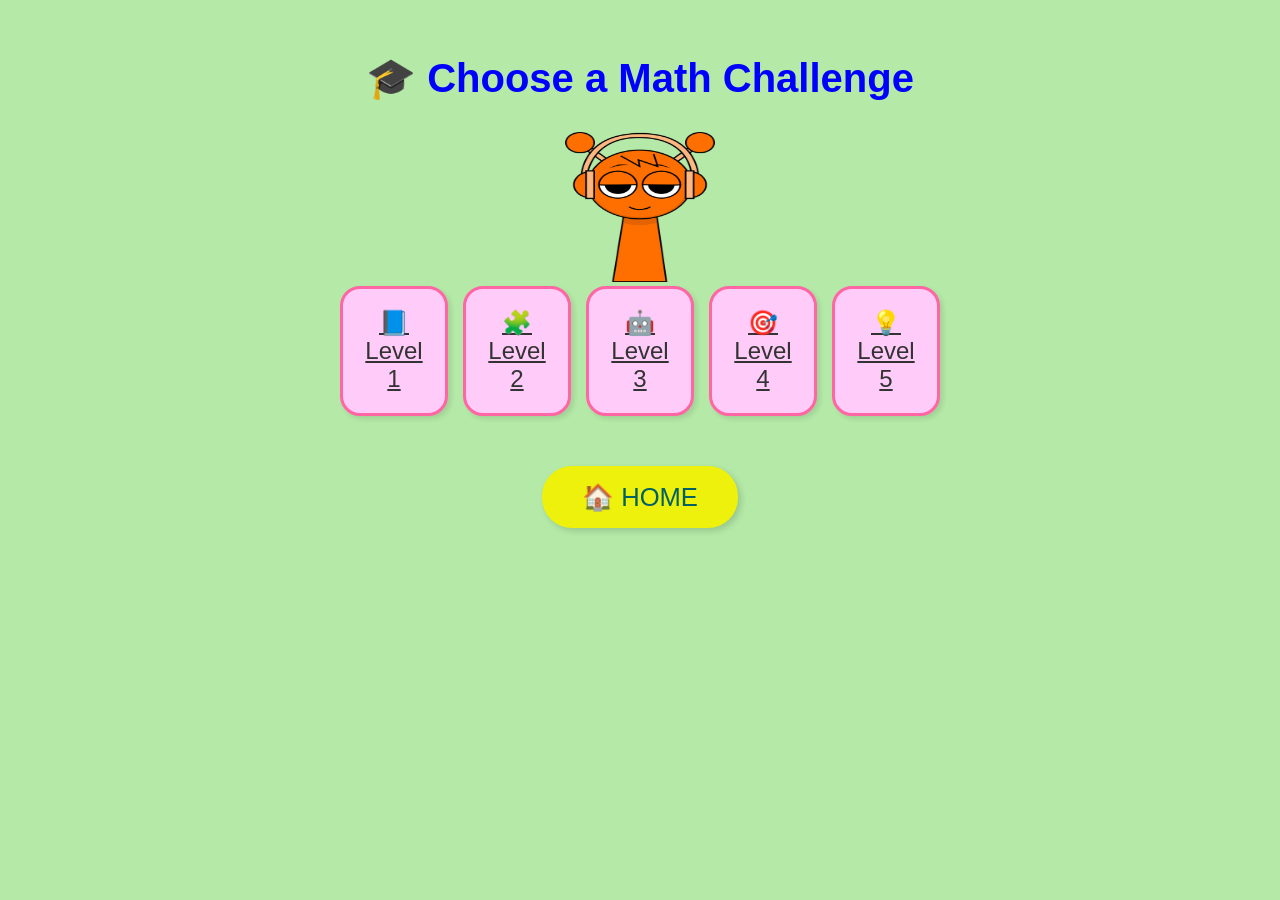
<file: math/math.html>
<!DOCTYPE html>
<html lang="en">

<head>
  <meta charset="UTF-8">
  <title>Select Math Challenge</title>
  <link rel="stylesheet" type="text/css" href="../css/style.css">
</head>

<body>


  <h1>🎓 Choose a Math Challenge</h1>
  <img src="../image/oren.png" height="150px" width="150px" alt="Oren_Sprunki">
  <div class="button-grid">
    <a href="level1.html" class="level-button">📘 Level 1</a>
    <a href="level2.html" class="level-button">🧩 Level 2</a>
    <a href="level3.html" class="level-button">🤖 Level 3</a>
    <a href="level4.html" class="level-button">🎯 Level 4</a>
    <a href="level5.html" class="level-button">💡 Level 5</a>
  </div>

  <a href="../index.html" class="home-button">🏠 HOME</a>

</body>

</html>
</file>
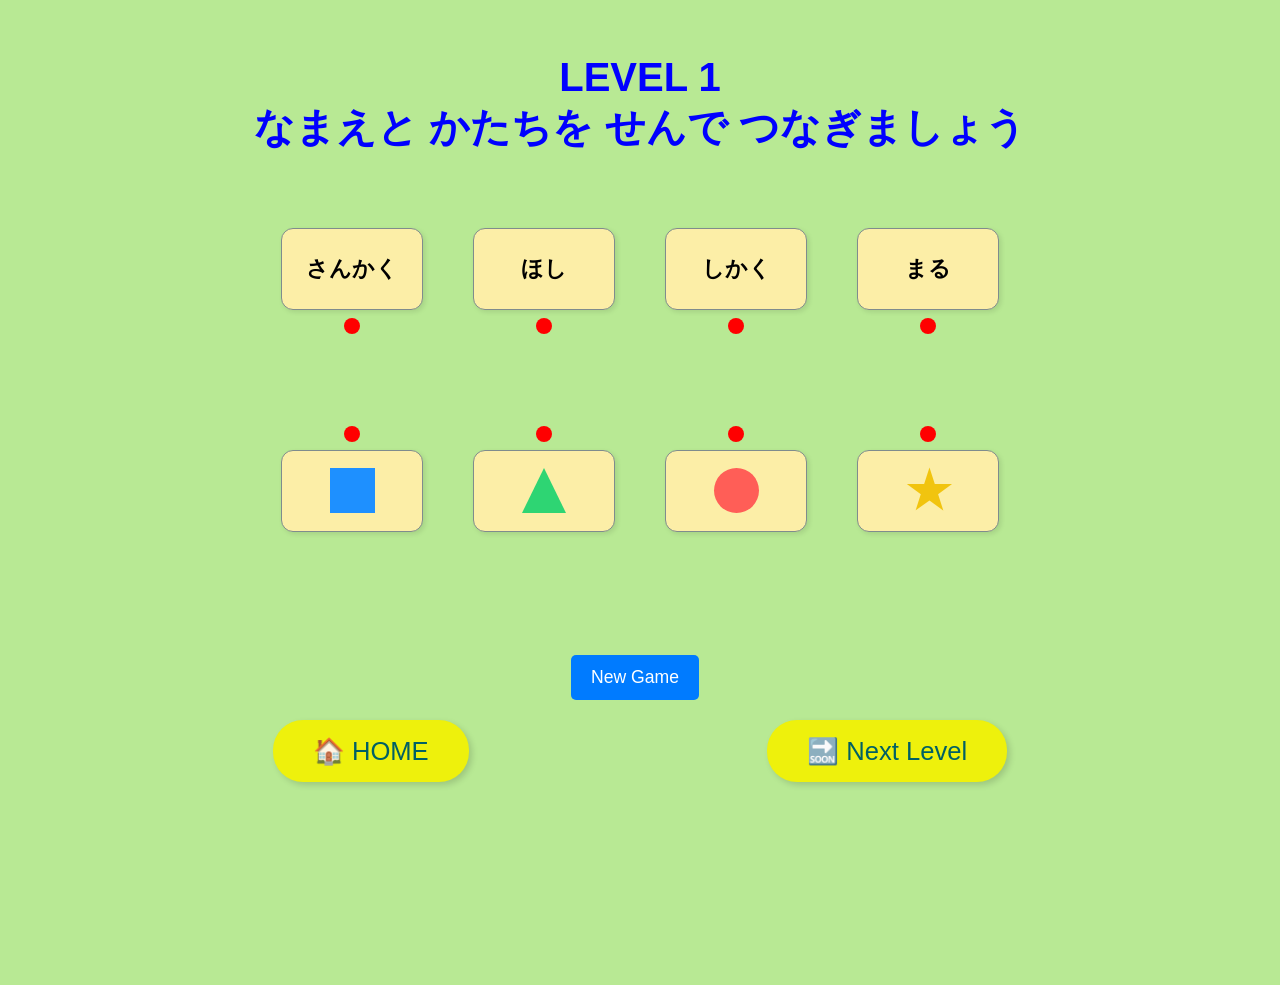
<file: shape/level1.html>
<!DOCTYPE html>
<html lang="ja">

<head>
    <meta charset="UTF-8">
    <title>LEVEL 1 かたちつなぎ</title>
    <link rel="stylesheet" type="text/css" href="../css/style.css">
    <style>
        body {
            background-color: #b8e994;
        }

        /* Màu xanh nhạt theo ảnh mẫu */

        .wrapper {
            position: relative;
            width: 100%;
            max-width: 1200px;
            margin: 0 auto;
            min-height: 450px;
            display: flex;
            flex-direction: column;
            /* Ép 2 hàng xếp dọc (trên/dưới) */
            align-items: center;
        }

        #row1 {
            display: flex;
            justify-content: center;
            gap: 30px;
            width: 100%;
            margin-top: 20px;
            margin-bottom: 120px;
            /* Tạo khoảng trống ở giữa để vẽ dây */
        }

        #row2 {
            display: flex;
            justify-content: center;
            gap: 30px;
            width: 100%;
            margin-top: 20px;
        }

        /* Thiết kế Box chuẩn */
        .box {
            width: 140px;
            height: 80px;
            background-color: #fceea7;
            border: 1px solid #7f8c8d;
            border-radius: 12px;
            display: flex;
            align-items: center;
            justify-content: center;
            position: relative;
            font-size: 22px;
            font-weight: bold;
            box-shadow: 2px 2px 5px rgba(0, 0, 0, 0.1);
        }

        /* Thiết kế DOT: Coppy y chang kích thước Math Level 3 */
        /* Thiết kế DOT: Nhỏ gọn và bỏ viền đen để giống hệt Math Level 3 */
        .dot {
            width: 16px;
            height: 16px;
            background-color: #ff0000;
            /* Màu đỏ */
            border-radius: 50%;
            position: absolute;
            cursor: pointer;
            z-index: 20;
            transition: transform 0.2s;
        }

        .dot:hover {
            transform: scale(1.3);
        }

        /* Rút ngắn khoảng cách lại một chút vì nút đã nhỏ đi */
        #row1 .dot {
            bottom: -25px;
        }

        #row2 .dot {
            top: -25px;
        }

        /* Hình vẽ trong Box */
        .shape-v {
            width: 45px;
            height: 45px;
        }

        .circle-v {
            background: #ff5e57;
            border-radius: 50%;
        }

        .square-v {
            background: #1e90ff;
        }

        .triangle-v {
            width: 0;
            height: 0;
            border-left: 22px solid transparent;
            border-right: 22px solid transparent;
            border-bottom: 45px solid #2ed573;
        }

        #lineCanvas {
            position: absolute;
            top: 0;
            left: 0;
            pointer-events: none;
            z-index: 15;
        }

        #message {
            font-size: 32px;
            font-weight: bold;
            color: #2c3e50;
            margin: 20px 0;
            text-align: center;
        }
    </style>
</head>

<body>
    <h1>LEVEL 1 <br>なまえと かたちを せんで つなぎましょう</h1>
    <!-- Ảnh minh họa từ source -->
    <div style="text-align: center;">
    </div>

    <div class="wrapper">
        <canvas id="lineCanvas" width="1200" height="800"></canvas>
        <div class="row" id="row1"></div>
        <div class="row" id="row2"></div>
    </div>

    <div id="message"></div>
    <div style="text-align: center;">
        <button class="common-button" id="reset-button" onclick="generate()">New Game</button>
    </div>

    <div class="nav-buttons">
        <a href="../index.html" class="nav-button">🏠 HOME</a>
        <a href="level2.html" class="nav-button">🔜 Next Level</a>
    </div>

    <script>
        const canvas = document.getElementById('lineCanvas');
        const ctx = canvas.getContext('2d');
        let startDot = null;
        let matchedPairs = 0;

        const shapes = [
            { id: 'c', name: 'まる', html: '<div class="shape-v circle-v"></div>' },
            { id: 's', name: 'しかく', html: '<div class="shape-v square-v"></div>' },
            { id: 't', name: 'さんかく', html: '<div class="shape-v triangle-v"></div>' },
            { id: 'st', name: 'ほし', html: '<div style="font-size:45px; color:#f1c40f;">★</div>' }
        ];

        // Hàm lấy tọa độ chính xác tuyệt đối so với Canvas
        function getDotCenter(dot) {
            const rect = dot.getBoundingClientRect();
            const canvasRect = canvas.getBoundingClientRect(); // Lấy vị trí của bảng vẽ

            return {
                // Lấy tọa độ nút trừ đi độ lệch của canvas
                x: rect.left - canvasRect.left + (rect.width / 2),
                y: rect.top - canvasRect.top + (rect.height / 2)
            };
        }

        function generate() {
            const row1 = document.getElementById('row1');
            const row2 = document.getElementById('row2');
            row1.innerHTML = ''; row2.innerHTML = '';
            ctx.clearRect(0, 0, canvas.width, canvas.height);
            document.getElementById('message').textContent = '';
            matchedPairs = 0; startDot = null;

            const top = [...shapes].sort(() => Math.random() - 0.5);
            const bottom = [...shapes].sort(() => Math.random() - 0.5);

            function createBox(content, result) {
                const box = document.createElement('div');
                box.className = 'box';
                box.innerHTML = content;
                const dot = document.createElement('div');
                dot.className = 'dot';
                dot.dataset.result = result;
                dot.dataset.matched = 'false';
                box.appendChild(dot);
                return box;
            }

            top.forEach(item => row1.appendChild(createBox(item.name, item.id)));
            bottom.forEach(item => row2.appendChild(createBox(item.html, item.id)));

            bindDots();
        }

        function bindDots() {
            const dots = document.querySelectorAll('.dot');
            dots.forEach(dot => {
                dot.addEventListener('click', () => {
                    if (dot.dataset.matched === 'true') return;

                    if (!startDot) {
                        startDot = dot;
                        dot.style.backgroundColor = '#3498db';
                    } else {
                        const r1 = startDot.getAttribute('data-result');
                        const r2 = dot.getAttribute('data-result');

                        if (startDot !== dot && r1 === r2 && dot.dataset.matched === 'false') {
                            const p1 = getDotCenter(startDot);
                            const p2 = getDotCenter(dot);

                            ctx.beginPath();
                            ctx.moveTo(p1.x, p1.y);
                            ctx.lineTo(p2.x, p2.y);
                            ctx.strokeStyle = '#2ecc71';
                            ctx.lineWidth = 4;
                            ctx.stroke();

                            startDot.style.backgroundColor = '#bdc3c7';
                            dot.style.backgroundColor = '#bdc3c7';
                            startDot.dataset.matched = 'true';
                            dot.dataset.matched = 'true';
                            matchedPairs++;
                            if (matchedPairs === shapes.length) {
                                document.getElementById('message').textContent = 'Good job! 🎉';
                            }
                            startDot = null;
                        } else {
                            startDot.style.backgroundColor = '#e74c3c';
                            setTimeout(() => {
                                if (startDot) startDot.style.backgroundColor = '#ff0000';
                                dot.style.backgroundColor = '#ff0000';
                                startDot = null;
                            }, 300);
                        }
                    }
                });
            });
        }

        generate();
    </script>
</body>

</html>
</file>
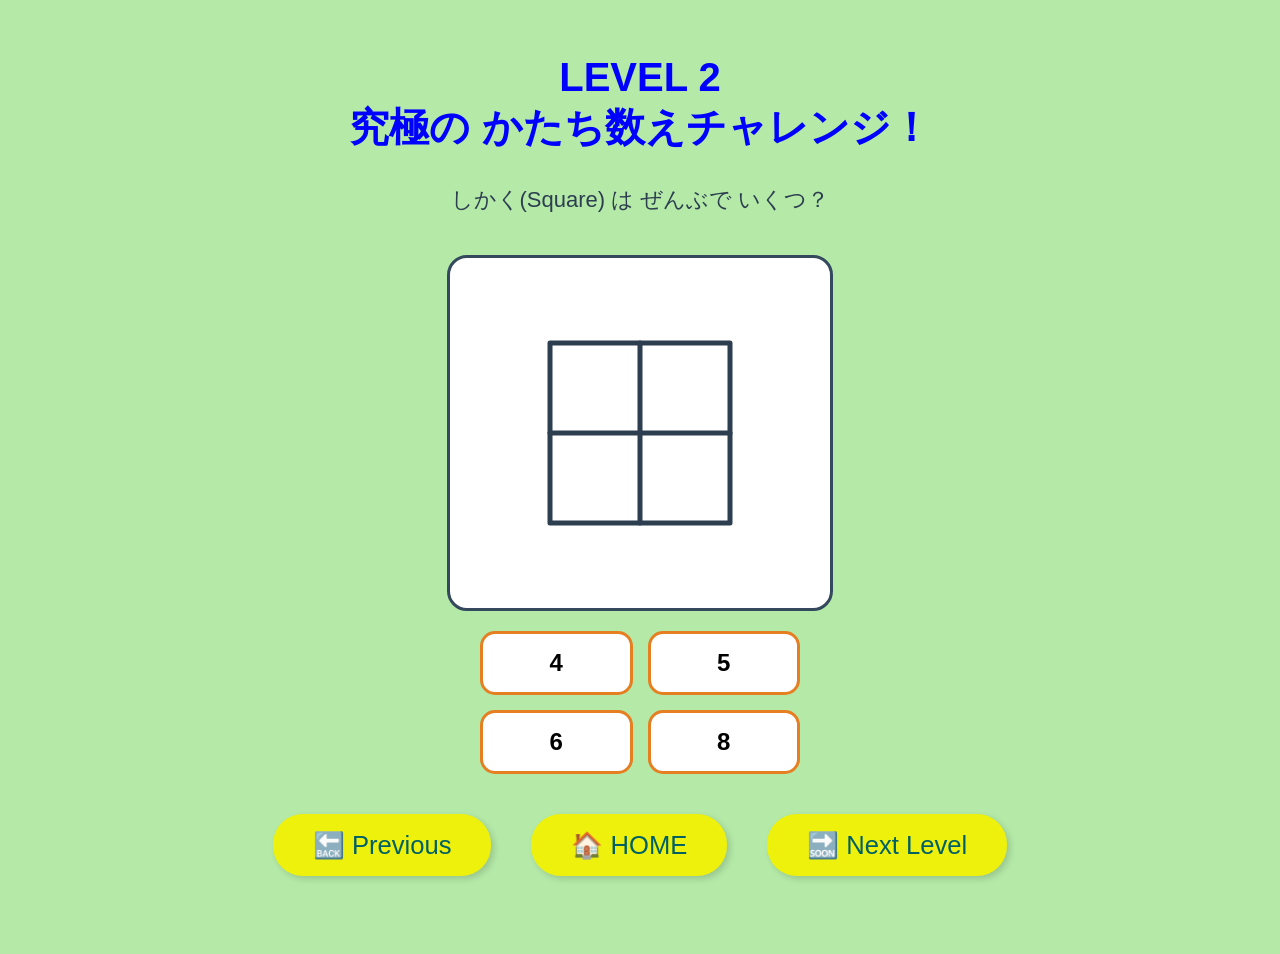
<file: shape/level2.html>
<!DOCTYPE html>
<html lang="ja">

<head>
    <meta charset="UTF-8">
    <title>LEVEL 2 かたちパズル - Hard Mode</title>
    <link rel="stylesheet" type="text/css" href="../css/style.css">
    <style>
        .puzzle-area {
            background: white;
            width: 380px;
            height: 350px;
            margin: 20px auto;
            display: flex;
            justify-content: center;
            align-items: center;
            border: 3px solid #34495e;
            border-radius: 20px;
        }

        .choices-grid {
            display: grid;
            grid-template-columns: repeat(2, 1fr);
            gap: 15px;
            max-width: 320px;
            margin: 20px auto;
        }

        .choice-btn {
            padding: 15px;
            font-size: 24px;
            font-weight: bold;
            background: #fff;
            border: 3px solid #e67e22;
            border-radius: 15px;
            cursor: pointer;
            transition: 0.2s;
        }

        .choice-btn:hover {
            background: #fef5e7;
            transform: translateY(-2px);
        }

        .choice-btn.correct {
            background: #2ecc71;
            color: white;
            border-color: #27ae60;
        }

        .choice-btn.wrong {
            background: #e74c3c;
            color: white;
            border-color: #c0392b;
        }

        svg {
            stroke-linecap: round;
            stroke-linejoin: round;
        }
    </style>
</head>

<body>
    <h1>LEVEL 2 <br>究極の かたち数えチャレンジ！</h1>

    <div id="question-text" class="target-display" style="font-size: 22px; color: #2c3e50; min-height: 50px;"></div>

    <div class="puzzle-area" id="puzzle-container"></div>

    <div class="choices-grid" id="choices"></div>

    <div id="message" class="message"></div>
    <button class="common-button" id="next-puzzle" onclick="loadNextPuzzle()" style="display:none;">Next
        Challenge</button>

    <div class="nav-buttons">
        <a href="level1.html" class="nav-button">🔙 Previous</a>
        <a href="../index.html" class="nav-button">🏠 HOME</a>
        <a href="level3.html" class="nav-button">🔜 Next Level</a>
    </div>

    <script>
        const puzzles = [
            {
                text: "しかく(Square) は ぜんぶで いくつ？",
                // Lưới 2x2: 4 nhỏ + 1 lớn = 5
                svg: `<svg width="200" height="200" viewBox="0 0 200 200">
                <rect x="10" y="10" width="180" height="180" fill="none" stroke="#2c3e50" stroke-width="5"/>
                <line x1="100" y1="10" x2="100" y2="190" stroke="#2c3e50" stroke-width="5"/>
                <line x1="10" y1="100" x2="190" y2="100" stroke="#2c3e50" stroke-width="5"/>
              </svg>`,
                options: [4, 5, 6, 8],
                answer: 5
            },
            {
                text: "さんかく(Triangle) は ぜんぶで いくつ？",
                // Tam giác lớn có 2 đường kẻ ngang chia làm 3 tầng (3 tam giác chồng nhau)
                svg: `<svg width="200" height="200" viewBox="0 0 200 200">
                <path d="M100 10 L10 180 L190 180 Z" fill="none" stroke="#e74c3c" stroke-width="5"/>
                <line x1="70" y1="67" x2="130" y2="67" stroke="#e74c3c" stroke-width="5"/>
                <line x1="40" y1="125" x2="160" y2="125" stroke="#e74c3c" stroke-width="5"/>
              </svg>`,
                options: [1, 2, 3, 5],
                answer: 3
            },
            {
                text: "しかく(Rectangle) は ぜんぶで いくつ？",
                // Hình chữ nhật chia 3 phần dọc: 3 nhỏ + 2 vừa + 1 lớn = 6
                svg: `<svg width="240" height="150" viewBox="0 0 240 150">
                <rect x="10" y="20" width="220" height="110" fill="none" stroke="#3498db" stroke-width="5"/>
                <line x1="83" y1="20" x2="83" y2="130" stroke="#3498db" stroke-width="5"/>
                <line x1="156" y1="20" x2="156" y2="130" stroke="#3498db" stroke-width="5"/>
              </svg>`,
                options: [3, 4, 5, 6],
                answer: 6
            }
        ];

        let currentIdx = 0;

        function loadPuzzle() {
            const p = puzzles[currentIdx];
            document.getElementById('question-text').textContent = p.text;
            document.getElementById('puzzle-container').innerHTML = p.svg;
            document.getElementById('message').textContent = '';
            document.getElementById('next-puzzle').style.display = 'none';

            const choicesEl = document.getElementById('choices');
            choicesEl.innerHTML = '';
            p.options.forEach(opt => {
                const btn = document.createElement('button');
                btn.className = 'choice-btn';
                btn.textContent = opt;
                btn.onclick = () => checkAnswer(opt, btn);
                choicesEl.appendChild(btn);
            });
        }

        function checkAnswer(val, btn) {
            const correct = puzzles[currentIdx].answer;
            const msg = document.getElementById('message');

            if (val === correct) {
                btn.classList.add('correct');
                msg.textContent = "🎉 正解！(Excellent!)";
                msg.style.color = "green";
                document.getElementById('next-puzzle').style.display = 'inline-block';
                const allBtns = document.querySelectorAll('.choice-btn');
                allBtns.forEach(b => b.onclick = null);
            } else {
                btn.classList.add('wrong');
                msg.textContent = "❌ おしい！隠れている形も探してみて。";
                msg.style.color = "red";
                setTimeout(() => btn.classList.remove('wrong'), 500);
            }
        }

        function loadNextPuzzle() {
            currentIdx = (currentIdx + 1) % puzzles.length;
            loadPuzzle();
        }

        loadPuzzle();
    </script>
</body>

</html>
</file>
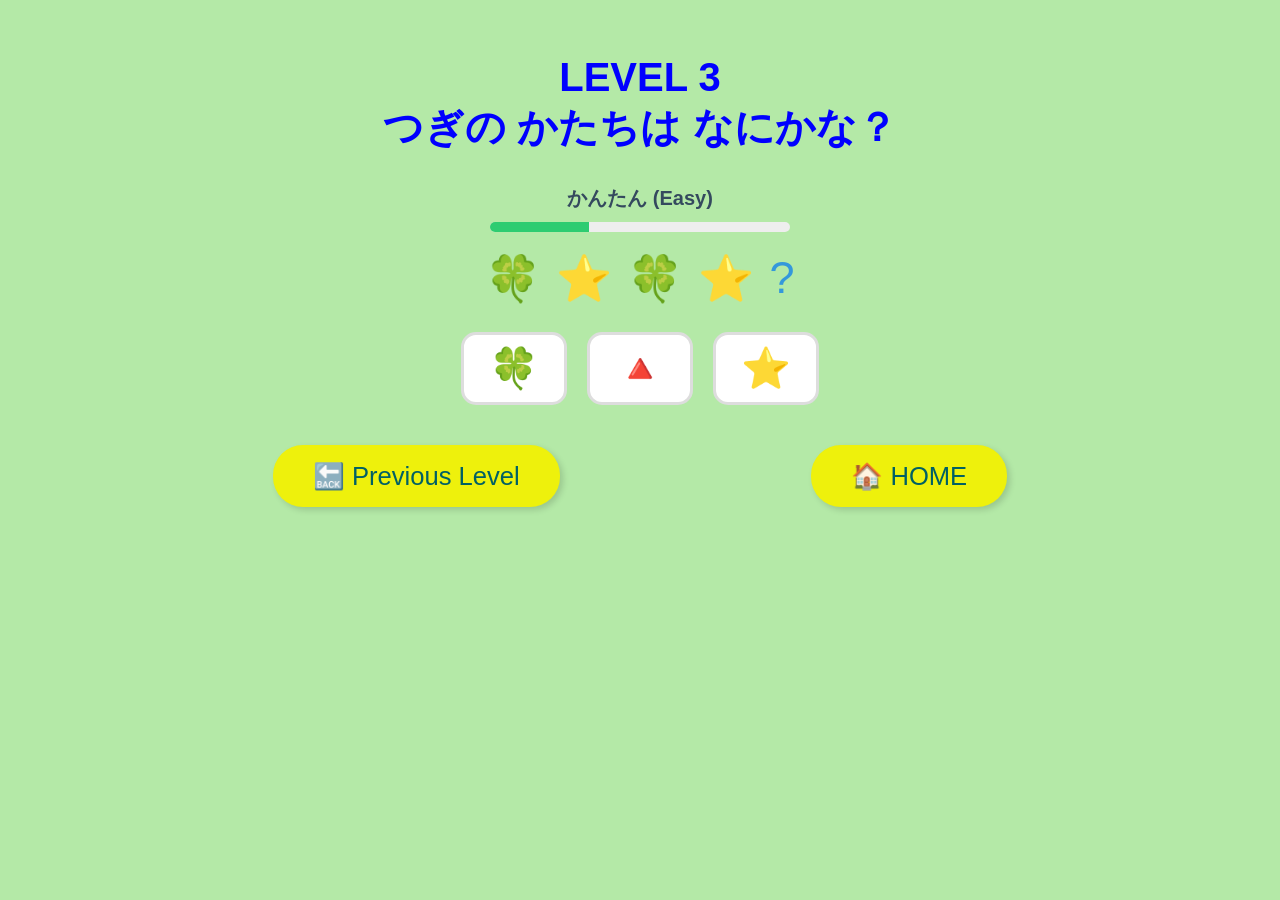
<file: shape/level3.html>
<!DOCTYPE html>
<html lang="ja">

<head>
  <meta charset="UTF-8">
  <title>LEVEL 3 パターン・チャレンジ</title>
  <link rel="stylesheet" type="text/css" href="../css/style.css">
  <style>
    .level-indicator {
      font-size: 20px;
      font-weight: bold;
      color: #34495e;
      margin-bottom: 10px;
    }

    .pattern-container {
      display: flex;
      justify-content: center;
      gap: 15px;
      margin: 20px 0;
      font-size: 45px;
      min-height: 60px;
    }

    .choice-container {
      display: flex;
      justify-content: center;
      gap: 20px;
      margin-top: 20px;
    }

    .choice-btn {
      font-size: 40px;
      padding: 10px 25px;
      cursor: pointer;
      border: 3px solid #ddd;
      border-radius: 15px;
      background: #fff;
      transition: 0.2s;
    }

    .choice-btn:hover {
      border-color: #3498DB;
      background: #ebf5fb;
    }

    .progress-bar {
      width: 300px;
      height: 10px;
      background: #eee;
      margin: 10px auto;
      border-radius: 5px;
      overflow: hidden;
    }

    .progress-fill {
      height: 100%;
      background: #2ecc71;
      width: 0%;
      transition: width 0.3s;
    }
  </style>
</head>

<body>
  <h1>LEVEL 3 <br>つぎの かたちは なにかな？</h1>

  <div class="level-indicator" id="difficulty-text">Difficulty: Easy</div>
  <div class="progress-bar">
    <div class="progress-fill" id="progress"></div>
  </div>

  <div class="pattern-container" id="pattern"></div>
  <div class="choice-container" id="choices"></div>

  <div id="message" class="message"></div>
  <button class="common-button" id="next-lv-btn" onclick="nextDifficulty()" style="display:none;">Next
    Difficulty</button>
  <button class="common-button" id="reset-button" onclick="resetGame()" style="display:none;">Play Again</button>

  <div class="nav-buttons">
    <a href="level2.html" class="nav-button">🔙 Previous Level</a>
    <a href="../index.html" class="nav-button">🏠 HOME</a>
  </div>

  <script>
    const shapes = ['🔴', '🟦', '🔺', '⭐', '🍀', '🟡'];
    let currentDifficulty = 1; // 1: Easy, 2: Medium, 3: Hard
    let answer = '';

    function generatePattern() {
      const patternEl = document.getElementById('pattern');
      const choicesEl = document.getElementById('choices');
      const diffText = document.getElementById('difficulty-text');
      const progress = document.getElementById('progress');

      document.getElementById('message').textContent = '';
      document.getElementById('next-lv-btn').style.display = 'none';

      let pArray = [];
      let s = [...shapes].sort(() => Math.random() - 0.5);
      let a = s[0], b = s[1], c = s[2];

      if (currentDifficulty === 1) {
        diffText.textContent = "かんたん (Easy)";
        pArray = [a, b, a, b];
        answer = a;
        progress.style.width = "33%";
      } else if (currentDifficulty === 2) {
        diffText.textContent = "ふつう (Medium)";
        pArray = [a, a, b, a, a];
        answer = b;
        progress.style.width = "66%";
      } else {
        diffText.textContent = "むずかしい (Hard)";
        pArray = [a, b, c, a, b];
        answer = c;
        progress.style.width = "100%";
      }

      patternEl.innerHTML = pArray.map(p => `<div>${p}</div>`).join('') + '<div style="color:#3498db">?</div>';

      // Tạo nút chọn đáp án ngẫu nhiên[cite: 2, 6]
      let options = [answer];
      while (options.length < 3) {
        let randomShape = shapes[Math.floor(Math.random() * shapes.length)];
        if (!options.includes(randomShape)) options.push(randomShape);
      }
      options.sort(() => Math.random() - 0.5);

      choicesEl.innerHTML = '';
      options.forEach(opt => {
        const btn = document.createElement('button');
        btn.className = 'choice-btn';
        btn.textContent = opt;
        btn.onclick = () => checkAnswer(opt);
        choicesEl.appendChild(btn);
      });
    }

    function checkAnswer(selected) {
      const msg = document.getElementById('message');
      if (selected === answer) {
        msg.textContent = '🎉 Correct! すごいね！';
        msg.style.color = 'green';
        document.getElementById('choices').innerHTML = '';

        if (currentDifficulty < 3) {
          document.getElementById('next-lv-btn').style.display = 'inline-block';
        } else {
          msg.textContent = '🎊 All Levels Cleared! 天才！ 🎊';
          document.getElementById('reset-button').style.display = 'inline-block';
        }
      } else {
        msg.textContent = '❌ Try again! もっかい やってみよう！';
        msg.style.color = 'red';
      }
    }

    function nextDifficulty() {
      currentDifficulty++;
      generatePattern();
    }

    function resetGame() {
      currentDifficulty = 1;
      document.getElementById('reset-button').style.display = 'none';
      generatePattern();
    }

    generatePattern();
  </script>
</body>

</html>
</file>
<file: css/style.css>
body {
      font-family: 'Comic Sans MS', sans-serif;
      background: #b4e9a7;
      text-align: center;
      padding: 20px;
    }
    h1 {
      color: blue;
      font-size: 2.5rem;
      margin-bottom: 30px;
    }
    .button-grid {
      display: grid;
      grid-template-columns: repeat(auto-fit, minmax(100px, 1fr));
      gap: 15px;
      max-width: 600px;
      margin: auto;
    }
    .level-button {
      background-color: #ffccf9;
      border: 3px solid #ff66a3;
      border-radius: 20px;
      padding: 20px;
      font-size: 1.5rem;
      color: #333;
      cursor: pointer;
      box-shadow: 3px 3px 5px rgba(0,0,0,0.1);
      transition: transform 0.2s;
    }
    .level-button:hover {
      transform: scale(1.1);
      background-color: #ffd9f9;
    }
    .home-button {
      display: inline-block;
      background-color: #eef10c;
      color: #006064;
      padding: 16px 40px;
      border-radius: 30px;
      font-size: 1.6rem;
      text-decoration: none;
      margin-bottom: 30px;
      margin-top: 50px;
      box-shadow: 3px 3px 6px rgba(0,0,0,0.15);
      transition: background-color 0.3s, transform 0.2s;
    }
    .home-button:hover {
      background-color: #4dd0e1;
      color: white;
    }

    .nav-buttons {
        display: flex;
        justify-content: space-between;
        align-items: center;
        padding: 20px 20%;    
    }

    .nav-button {
      display: inline-block;
      background-color: #eef10c;
      color: #006064;
      padding: 16px 40px;
      border-radius: 30px;
      font-size: 1.6rem;
      text-decoration: none;
      margin-bottom: 30px;
      box-shadow: 3px 3px 6px rgba(0,0,0,0.15);
      transition: background-color 0.3s, transform 0.2s;
    }

    .nav-button:hover {
        background-color: #ffca28;
        color: white;
        transform: scale(1.05);
    }
    .common-button{
        padding: 12px 20px;
        font-size: 1.1em;
        margin-right: 10px;
        cursor: pointer;
        border: none;
        border-radius: 5px;
        color: white;
        transition: background-color 0.3s ease;
    }

/* Home */
.wrapper {
  display: flex;
  justify-content: center;
  align-items: center;
  margin-top: 30px;
}

.grid-container {
      display: grid;
      grid-template-columns: repeat(2, 1fr);
      gap: 10px;
      width: 90%;
      max-width: 600px;
    }
    .grid-item img {
      width: 100%;
      height: auto;
      border-radius: 12px;
      box-shadow: 0 4px 8px rgba(0,0,0,0.2);
    }

/* Level 1 */
.maze-step {
      display: none;
      background-color: rgba(255, 255, 255, 0.9);
      padding: 25px;
      border-radius: 20px;
      box-shadow: 0 0 10px #4b40ec;
      max-width: 500px;
      margin: 30px auto;
    }

    .active {
      display: block;
    }

    .question {
      font-size: 2em;
      color: #4b40ec;
      margin-bottom: 20px;
    }

    .answers {
      display: flex;
      justify-content: center;
      flex-wrap: wrap;
      gap: 20px;
    }

    .answer-button {
      font-size: 1.5em;
      padding: 20px 40px;
      border-radius: 15px;
      background-color: #ffffff;
      border: 3px solid #4b40ec;
      cursor: pointer;
      transition: 0.2s;
    }

    .answer-button:hover {
      background-color: #ffffff;
    }

    .message {
      margin-top: 20px;
      font-size: 1.4em;
      color: green;
      font-weight: bold;
    }

    .wrong-message {
      color: red;
    }

    .finish {
      font-size: 2em;
      color: green;
      background: #dcedc8;
      padding: 20px;
      border-radius: 20px;
      display: inline-block;
    }

    .play-again {
      margin-top: 20px;
    }

    .play-again button {
      font-size: 1.2em;
      padding: 10px 30px;
      border-radius: 10px;
      background-color: #4b40ec;
      color: white;
      border: none;
      cursor: pointer;
    }

    .play-again button:hover {
      background-color: #372fc9;
    }

/* Level2 */
.problem-container {
            background-color: #fff;
            padding: 20px;
            border-radius: 8px;
            box-shadow: 0 0 10px rgba(0, 0, 0, 0.1);
            margin-bottom: 20px; /* Thêm khoảng cách dưới container bài tập */
        }
        .problem {
            display: flex;
            align-items: center;
            margin-bottom: 15px;
            padding: 10px;
            border-bottom: 1px solid #eee;
            border-radius: 4px;
            transition: background-color 0.3s ease;
        }
        .problem:last-child {
            border-bottom: none;
        }
        .problem-text {
            font-size: 1.3em;
            margin-right: 10px;
            min-width: 120px;
            color: #555;
        }
        .answer-input {
            width: 70px;
            padding: 8px;
            font-size: 1.2em;
            text-align: center;
            margin-right: 10px;
            border: 1px solid #ccc;
            border-radius: 4px;
        }
        .answer-input:focus {
            border-color: #007bff;
            outline: none;
        }

        input[type=number]::-webkit-outer-spin-button,
        input[type=number]::-webkit-inner-spin-button {
            -webkit-appearance: none;
            margin: 0;
        }
        input[type=number] {
            -moz-appearance: textfield;
        }

        .result-feedback {
            font-size: 1.5em;
            min-width: 30px;
            font-weight: bold;
        }
        .text-correct {
            color: green;
        }
        .text-incorrect {
            color: red;
        }
        .controls {
            margin-top: 25px;
            text-align: center;
        }

        #check-button {
            background-color: #28a745;
        }
        #check-button:hover {
            background-color: #218838;
        }
        #reset-button {
            background-color: #007bff;
        }
        #reset-button:hover {
            background-color: #0056b3;
        }

        @keyframes shake {
            0%, 100% { transform: translateX(0); }
            20%, 60% { transform: translateX(-4px); }
            40%, 80% { transform: translateX(4px); }
        }
        .shake-animation {
            animation: shake 0.4s ease-in-out;
        }

        .problem-correct-bg {
            background-color: #e6ffe6;
            border-left: 5px solid #28a745;
        }
        .problem-incorrect-bg {
            background-color: #ffe6e6;
            border-left: 5px solid #dc3545;
        }

        /* CSS cho phần hiển thị kết quả */
        .result-summary-container {
            margin-top: 20px; /* Khoảng cách với các nút điều khiển */
            padding: 10px;
            font-size: 1.3em; /* Cỡ chữ to hơn */
            font-weight: bold;
            text-align: center;
            color: #333;
            border-radius: 5px;
            min-height: 1.5em; /* Đảm bảo có không gian dù chưa có text */
        }

/* Level 3*/
.row {
      display: flex;
      justify-content: center;
      position: relative;
    }
    .box {
      width: 100px;
      height: 60px;
      background-color: #ffe599;
      border: 2px solid #666;
      margin: 0 10px;
      border-radius: 10px;
      position: relative;
      display: flex;
      justify-content: center;
      align-items: center;
      font-size: 20px;
    }
    .dot {
      width: 14px;
      height: 14px;
      background-color: red;
      border-radius: 50%;
      position: absolute;
      cursor: pointer;
      z-index: 2;
    }
    #row1 {
     margin: 80px 0 120px 0; 
    }
    #row2 {
     margin: 120px 0 80px 0; 
    }
    #row1 .dot {
      bottom: -20px;
      left: 50%;
      transform: translateX(-50%);
    }
    #row2 .dot {
      top: -20px;
      left: 50%;
      transform: translateX(-50%);
    }
    canvas {
      position: absolute;
      left: 0;
      top: 0;
      z-index: 1;
      pointer-events: none;
    }
    .lv3-button {
      padding: 10px 20px;
      font-size: 16px;
      margin-bottom: 80px;
    }

/* Level 4*/
.target {
    font-size: 1.8em;
    margin-bottom: 20px;
  }
  .question {
    font-size: 1.5em;
    margin: 15px 0;
  }
  input[type=text] {
    width: 50px;
    font-size: 1.4em;
    text-align: center;
    border: 2px solid #4b40ec;
    border-radius: 5px;
  }


  /* Level 5*/
.choices {
    display: flex;
    justify-content: center;
    flex-wrap: wrap;
    gap: 15px;
    margin-bottom: 20px;
    }
  .choice {
    padding: 15px 25px;
    font-size: 1.5em;
    background-color: #fff;
    border: 2px solid #4b40ec;
    border-radius: 12px;
    cursor: pointer;
    user-select: none;
    }
    .choice.selected {
    background-color: #cce5ff;
    }
</file>
